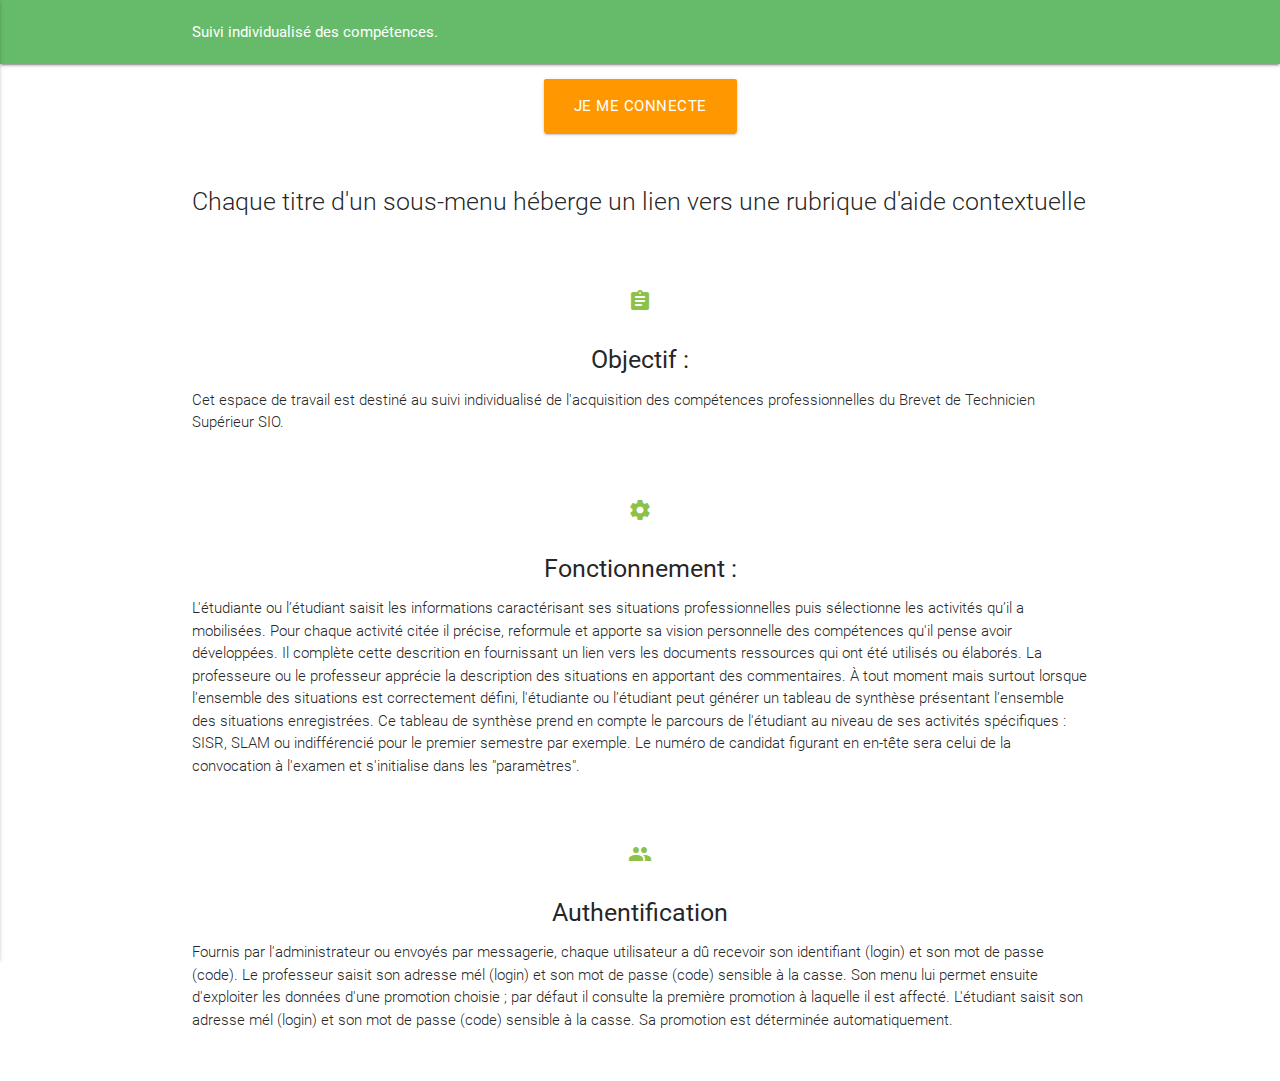
<file: index.html>
<!DOCTYPE html>
<html lang="en">
<head>
  <meta http-equiv="Content-Type" content="text/html; charset=UTF-8"/>
  <meta name="viewport" content="width=device-width, initial-scale=1, maximum-scale=1.0"/>
  <title>Suivi individualisé des compétences</title>

  <!-- CSS  -->
  <link href="https://fonts.googleapis.com/icon?family=Material+Icons" rel="stylesheet">
  <link href="./css/materialize.min.css" type="text/css" rel="stylesheet" media="screen,projection"/>
  <link href="./css/style.css" type="text/css" rel="stylesheet" media="screen,projection"/>
</head>
<body>
<header>
  <nav class="green lighten-1" role="navigation">
    <div class="nav-wrapper container"><a id="logo-container" href="#" class="center">Suivi individualisé des compétences.</a>
      <ul id="nav-mobile" class="side-nav">
        <li><a href="#" data-activates="slide-out">Se connecter :</a></li>
          <form action="espace_etudiant.html">
          <div class="row center">
            <div class="input-field inline">
              <li><input type="email" id="email" name="email" class="validate light-blue-text" placeholder="Email">
              </div>
              <div class="input-field inline">
              <li><input type="password" id="password" name="password" class="valide light-blue-text" placeholder="Password"></li>
              </div>
              <li><input type="submit" class="btn wawes-effect waves-light green center"></li>
          </div>
        </form>
      </ul>
    </div>
  </nav>
  </header>
  <main>
  <div class="section no-pad-bot" id="index-banner">
    <div class="container">
      <div class="row center">
        <a href="#" class="button-collapse btn-large waves-effect waves-light orange" data-activates="nav-mobile">Je me connecte</a>
      </div>
      <br />
      <h5 class="header col s12 light">Chaque titre d'un sous-menu héberge un lien vers une rubrique d'aide contextuelle</h5>
    </div>
  </div>

  <div class="container">
    <section class="section">
      <!-- Icon Section -->
      <div class="row">
        <div class="col s12">
          <div class="icon-block">
            <h2 class="center light-green-text"><i class="material-icons">assignment</i></h2>
            <h5 class="center">Objectif :</h5>
            <p class="light">Cet espace de travail est destiné au suivi individualisé de l'acquisition des compétences professionnelles du Brevet de Technicien Supérieur SIO.</p>
          </div>
        </div>

        <div class="col s12">
          <div class="icon-block">
            <h2 class="center light-green-text"><i class="material-icons">settings</i></h2>
            <h5 class="center">Fonctionnement :</h5>
            <p class="light">L'étudiante ou l’étudiant saisit les informations caractérisant ses situations professionnelles puis sélectionne les activités qu’il a mobilisées. Pour chaque activité citée il précise, reformule et apporte sa vision personnelle des compétences qu'il pense avoir développées. Il complète cette descrition en fournissant un lien vers les documents ressources qui ont été utilisés ou élaborés.
            La professeure ou le professeur apprécie la description des situations en apportant des commentaires.
            À tout moment mais surtout lorsque l’ensemble des situations est correctement défini, l'étudiante ou l’étudiant peut générer un tableau de synthèse présentant l’ensemble des situations enregistrées. Ce tableau de synthèse prend en compte le parcours de l'étudiant au niveau de ses activités spécifiques : SISR, SLAM ou indifférencié pour le premier semestre par exemple. Le numéro de candidat figurant en en-tête sera celui de la convocation à l'examen et s'initialise dans les "paramètres".</p>
          </div>
        </div>
           <div class="col s12">
            <div class="icon-block">
              <h2 class="center light-green-text"><i class="material-icons">group</i></h2>
              <h5 class="center">Authentification</h5>

              <p class="light">Fournis par l'administrateur ou envoyés par messagerie, chaque utilisateur a dû recevoir son identifiant (login) et son mot de passe (code).
              Le professeur saisit son adresse mél (login) et son mot de passe (code) sensible à la casse. Son menu lui permet ensuite d'exploiter les données d'une promotion choisie ; par défaut il consulte la première promotion à laquelle il est affecté.

              L'étudiant saisit son adresse mél (login) et son mot de passe (code) sensible à la casse. Sa promotion est déterminée automatiquement.</p>
            </div>
          </div>
        </div>
      </div>
    </section>
</main>
</div>
<script src="./js/jquery-3.2.1.min.js"></script>
<script src="./js/materialize.min.js"></script>
<script src="./js/app.js"></script>
</body>
</html>
</file>
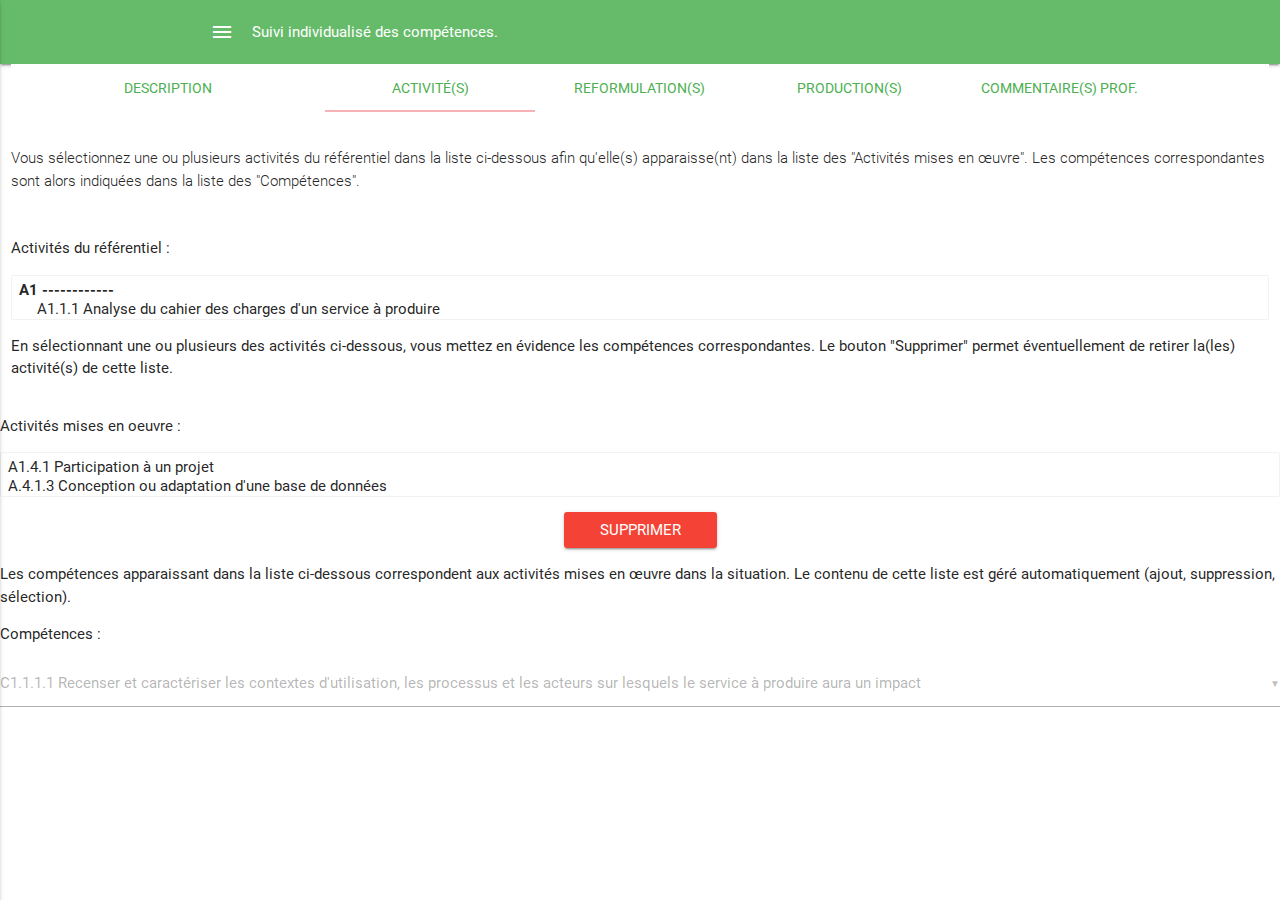
<file: activite.html>
<!DOCTYPE html>
<html lang="en">
<head>
  <meta http-equiv="Content-Type" content="text/html; charset=UTF-8"/>
  <meta name="viewport" content="width=device-width, initial-scale=1, maximum-scale=1.0"/>
  <title>Suivi individualisé des compétences</title>

  <!-- CSS  -->
  <link href="https://fonts.googleapis.com/icon?family=Material+Icons" rel="stylesheet">
  <link href="css/materialize.min.css" type="text/css" rel="stylesheet" media="screen,projection"/>
  <link href="css/style.css" type="text/css" rel="stylesheet" media="screen,projection"/>
</head>
<body>
<header>
  <nav class="green lighten-1" role="navigation">
    <div class="nav-wrapper container"><a id="logo-container" href="#" class="center">Suivi individualisé des compétences.</a>
      <ul id="nav-mobile" class="side-nav">
      <li><a href="espace_etudiant.html" class="waves-effect waves-blue"><i class="green-text material-icons">home</i>Espace Etudiant</a></li>
      <li><div class="divider"></a></li>
      <li><a href="aide.html#situation" class="waves-effect waves-blue"><i class="green-text material-icons">help</i>Situation professionnelle</a></li>
      <li class="active light-green"><a href="nouvelle_situation.html" class="waves-effect waves-teal">Nouvelle situation</a></li>
      <li><a href="gestion_situation.html" class="waves-effect waves-teal">Gestion situations</a></li>
      <li><div class="divider"></a></li>
      <li><a href="aide.html#synthese" class="waves-effect waves-blue"><i class="green-text material-icons">help</i>Synthèse</a></li>
      <li><a href="bilan_individuel.html" class="waves-effect waves-teal">Bilan individuel</a></li>
      <li><a href="#" class="waves-effect waves-teal">Tableau de synthèse</a></li>
      <li><div class="divider"></a></li>
      <li><a href="aide.html#divers" class="waves-effect waves-blue"><i class="green-text material-icons">help</i>Divers</a></li>
      <li><a href="sauvegarde.html" class="waves-effect waves-teal">Sauvegarde</a></li>
      <li><a href="parametre.html" class="waves-effect waves-teal">Paramètres</a></li>
      <li><a href="#" class="waves-effect waves-teal"><i class="green-text material-icons">feedback</i>Contact administrateur</a></li>
      </ul>
      <a href="#" data-activates="nav-mobile" class="button-collapse show-on-large"><i class="material-icons">menu</i></a>
    </div>
  </nav>
</header>
<main>
  <div class="row">
    <div class="col s12">
        <ul class="tabs">
          <li class="tab col s3 green-text lighten-1"><a class="green-text lighten-1" target="_self" href="nouvelle_situation.html">Description</a></li>
          <li class="tab col s2"><a class="active green-text lighten-1" target="_self" href="activite.html">Activité(s)</a></li>
          <li class="tab col s2"><a class="green-text lighten-1" target="_self" href="reformulation.html">Reformulation(s)</a></li>
          <li class="tab col s2"><a class="green-text lighten-1" target="_self" href="production.html">Production(s)</a></li>
          <li class="tab col s2"><a class="green-text lighten-1" target="_self" href="commentaire.html">Commentaire(s) prof.</a></li>
        </ul>
      </div>
</div>
    <div class="row">
      <div class="col s12">
          <p class="light">Vous sélectionnez une ou plusieurs activités du référentiel dans la liste ci-dessous afin qu'elle(s) apparaisse(nt) dans la liste des "Activités mises en œuvre". Les compétences correspondantes sont alors indiquées dans la liste des "Compétences".</p>
      </div>
      <div class="input-field col s12">
      <p>Activités du référentiel :</p>
        <select multiple name="multiple" id="multiple" class="browser-default">
          <optgroup label="A1 ------------">
          <option value="1">A1.1.1 Analyse du cahier des charges d'un service à produire</option><option value="2">A1.1.2 Étude de l'impact de l'intégration d'un service sur le système informatique</option><option value="3">A1.1.3 Étude des exigences liées à la qualité attendue d'un service</option><option value="4">A1.2.1 Élaboration et présentation d'un dossier de choix de solution technique</option><option value="5">A1.2.2 Rédaction des spécifications techniques de la solution retenue (adaptation d'une solutio...</option><option value="6">A1.2.3 Évaluation des risques liés à l'utilisation d'un service</option><option value="7">A1.2.4 Détermination des tests nécessaires à la validation d'un service</option><option value="8">A1.2.5 Définition des niveaux d'habilitation associés à un service</option><option value="9">A1.3.1 Test d'intégration et d'acceptation d'un service</option><option value="10">A1.3.2 Définition des éléments nécessaires à la continuité d'un service</option><option value="11">A1.3.3 Accompagnement de la mise en place d'un nouveau service</option><option value="12">A1.3.4 Déploiement d'un service</option><option value="13">A1.4.1 Participation à un projet</option><option value="14">A1.4.2 Évaluation des indicateurs de suivi d'un projet et justification des écarts</option><option value="15">A1.4.3 Gestion des ressources</option>
          </optgroup>
          <optgroup label="A2 ------------">
            <option value="17">A2.1.2 Évaluation et maintien de la qualité d'un service</option><option value="18">A2.2.1 Suivi et résolution d'incidents</option><option value="19">A2.2.2 Suivi et réponse à des demandes d'assistance</option><option value="20">A2.2.3 Réponse à une interruption de service</option><option value="21">A2.3.1 Identification, qualification et évaluation d'un problème</option><option value="22">A2.3.2 Proposition d'amélioration d'un service</option>
          </optgroup>
          <optgroup label="A3 ------------"><option value="23">A3.1.1 Proposition d'une solution d'infrastructure</option><option value="24">A3.1.2 Maquettage et prototypage d'une solution d'infrastructure</option><option value="25">A3.1.3 Prise en compte du niveau de sécurité nécessaire à une infrastructure</option><option value="26">A3.2.1 Installation et configuration d'éléments d'infrastructure</option><option value="27">A3.2.2 Remplacement ou mise à jour d'éléments défectueux ou obsolètes</option><option value="28">A3.2.3 Mise à jour de la documentation technique d'une solution d'infrastructure</option><option value="29">A3.3.1 Administration sur site ou à distance des éléments d'un réseau, de serveurs, de servic...</option><option value="30">A3.3.2 Planification des sauvegardes et gestion des restaurations</option><option value="31">A3.3.3 Gestion des identités et des habilitations</option><option value="32">A3.3.4 Automatisation des tâches d'administration</option><option value="33">A3.3.5 Gestion des indicateurs et des fichiers d'activité</option>
          </optgroup>
          <optgroup label="A4 ------------" ><option value="34">A4.1.1 Proposition d'une solution applicative</option><option value="35">A4.1.2 Conception ou adaptation de l'interface utilisateur d'une solution applicative</option><option value="36">A4.1.3 Conception ou adaptation d'une base de données</option><option value="37">A4.1.4 Définition des caractéristiques d'une solution applicative</option><option value="38">A4.1.5 Prototypage de composants logiciels</option><option value="39">A4.1.6 Gestion d'environnements de développement et de test</option><option value="40">A4.1.7 Développement, utilisation ou adaptation de composants logiciels</option><option value="41">A4.1.8 Réalisation des tests nécessaires à la validation d'éléments adaptés ou développés</option><option value="42">A4.1.9 Rédaction d'une documentation technique</option><option value="43">A4.1.10 Rédaction d'une documentation d'utilisation</option><option value="44">A4.2.1 Analyse et correction d'un dysfonctionnement, d'un problème de qualité de service ou de ...</option><option value="45">A4.2.2 Adaptation d'une solution applicative aux évolutions de ses composants</option><option value="46">A4.2.3 Réalisation des tests nécessaires à la mise en production d'éléments mis à jour</option><option value="47">A4.2.4 Mise à jour d'une documentation technique</option>
          </optgroup>
          <optgroup label="A5 ------------"><option value="48">A5.1.1 Mise en place d'une gestion de configuration</option><option value="49">A5.1.2 Recueil d'informations sur une configuration et ses éléments</option><option value="50">A5.1.3 Suivi d'une configuration et de ses éléments</option><option value="51">A5.1.4 Étude de propositions de contrat de service (client, fournisseur)</option><option value="52">A5.1.5 Évaluation d'un élément de configuration ou d'une configuration</option><option value="53">A5.1.6 Évaluation d'un investissement informatique</option><option value="54">A5.2.1 Exploitation des référentiels, normes et standards adoptés par le prestataire informati...</option><option value="55">A5.2.2 Veille technologique</option><option value="56">A5.2.3 Repérage des compléments de formation ou d'auto-formation utiles à l'acquisition de nou...</option><option value="57">A5.2.4 Étude d‘une technologie, d'un composant, d'un outil ou d'une méthode</option></optgroup>
        </select>
        <p>En sélectionnant une ou plusieurs des activités ci-dessous, vous mettez en évidence les compétences correspondantes. Le bouton "Supprimer" permet éventuellement de retirer la(les) activité(s) de cette liste.</p>
      </div>
      </div>
      <div class="input-field col s12">
      <p>Activités mises en oeuvre :</p>
        <select class="browser-default" multiple name="" id="">
          <option value="1">A1.4.1 Participation à un projet</option>
          <option value="2">A.4.1.3 Conception ou adaptation d'une base de données</option>
          <option value="3">A4.1.7 Développement, utilisation ou adaptation de composants</option>
        </select>
        </div>
        <div class="input-field col s12">
            <p class="center-align"><input type="button" value="Supprimer" class="btn waves-effect waves-light red" onclick="enleve();"/></p>
        </div>
        <div class="col s12">
          <p>Les compétences apparaissant dans la liste ci-dessous correspondent aux activités mises en œuvre dans la situation. Le contenu de cette liste est géré automatiquement (ajout, suppression, sélection).</p>
        </div>
        <div class="col s12 l6">
          <p>Compétences :</p>
          <select name="" id="" disabled>
            <option value="">C1.1.1.1 Recenser et caractériser les contextes d'utilisation, les processus et les acteurs sur lesquels le service à produire aura un impact</option>
            <option value="">C1.1.1.2 Identifier les fonctionnalités attendues du service à produire</option>
            <option value="">C1.1.1.3 Préparer sa participation à une réunion</option>
            <option value="">C1.1.2.1 Analyser les interactions entre services</option>
          </select>
        </div>
      </div>
    </div>
</main>
<script src="./js/jquery-3.2.1.min.js"></script>
<script src="./js/materialize.min.js"></script>
<script src="./js/app.js"></script>
</body>
</html>
</file>
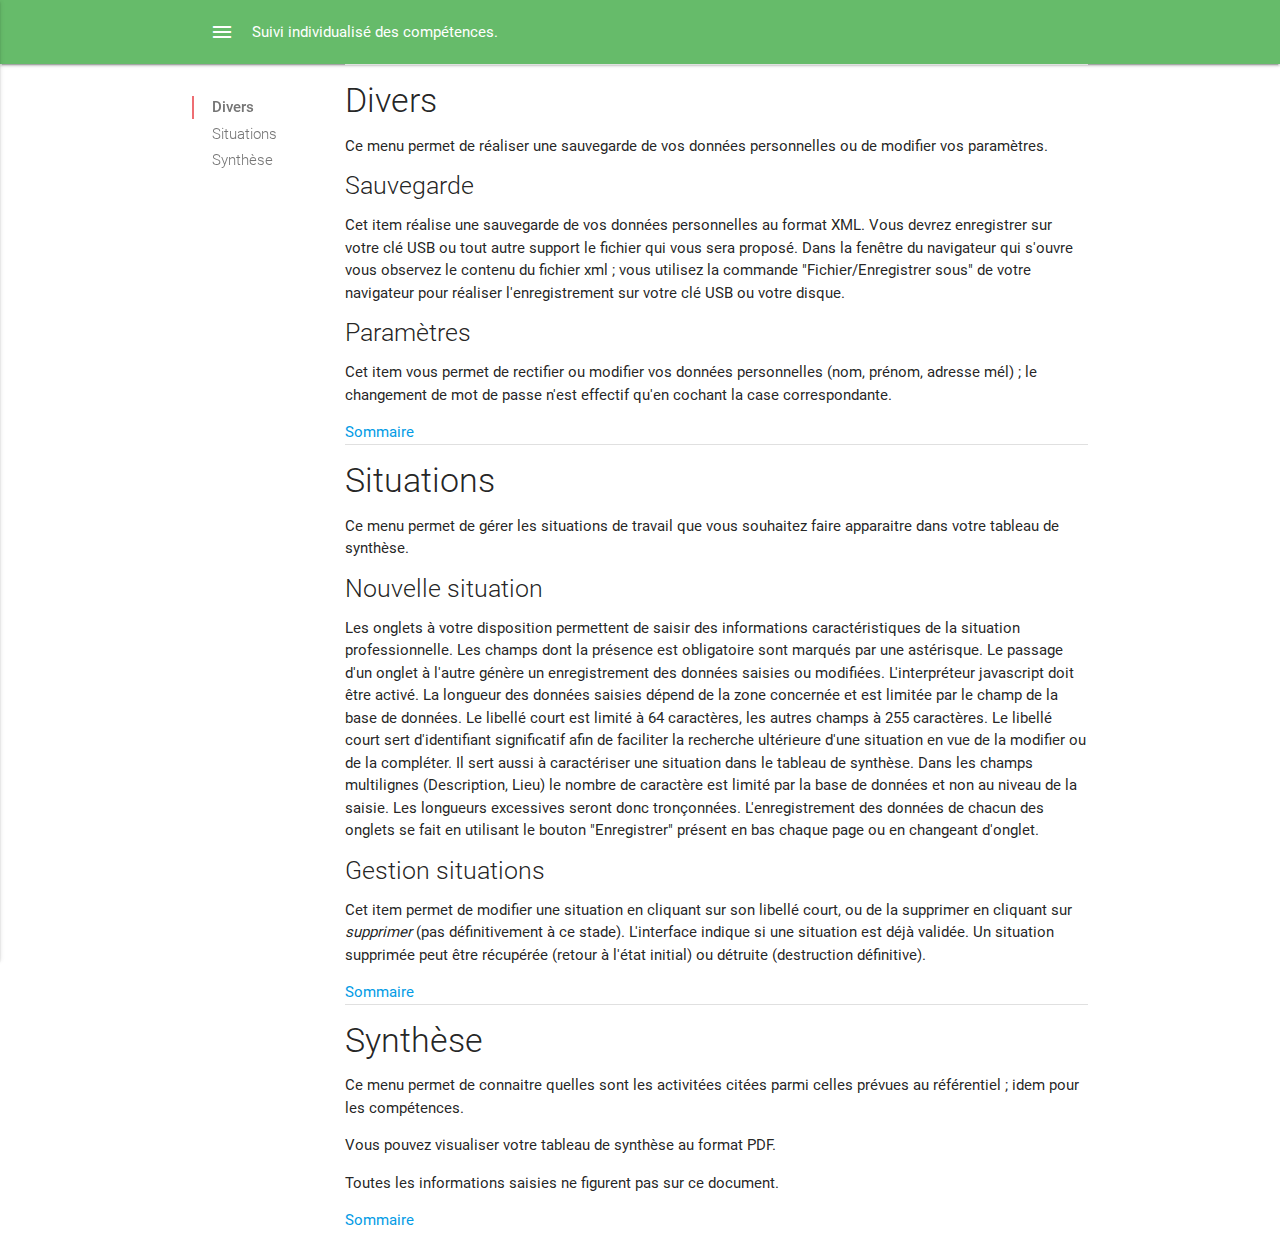
<file: aide.html>
<!DOCTYPE html>
<html lang="fr">
<head>
  <meta http-equiv="Content-Type" content="text/html; charset=UTF-8"/>
  <meta name="viewport" content="width=device-width, initial-scale=1, maximum-scale=1.0"/>
  <title>Suivi individualisé des compétences</title>

  <!-- CSS  -->
  <link href="https://fonts.googleapis.com/icon?family=Material+Icons" rel="stylesheet">
  <link href="css/materialize.min.css" type="text/css" rel="stylesheet" media="screen,projection"/>
  <link href="css/style.css" type="text/css" rel="stylesheet" media="screen,projection"/>
</head>
<body>
<header>
  <nav class="green lighten-1" role="navigation">
    <div class="nav-wrapper container"><a id="logo-container" href="#" class="center">Suivi individualisé des compétences.</a>
      <ul id="nav-mobile" class="side-nav">
      <li><a href="espace_etudiant.html" class="waves-effect waves-blue"><i class="green-text material-icons">home</i>Espace Etudiant</a></li>
      <li><div class="divider"></a></li>
      <!-- SITUATION PROFESSIONELLE -->
      <li><a href="aide.html#situation" class="waves-effect waves-blue"><i class="green-text material-icons">help</i>Situation professionnelle</a></li>
      <li><a href="nouvelle_situation.html" class="waves-effect waves-teal">Nouvelle situation</a></li>
      <li class="active light-green"><a href="gestion_situation.html" class="waves-effect waves-teal">Gestion situations</a></li>
      <li><div class="divider"></a></li>
      <!-- SYNTHESE -->
      <li><a href="aide.html#synthese" class="waves-effect waves-blue"><i class="green-text material-icons">help</i>Synthèse</a></li>
      <li><a href="bilan_individuel.html" class="waves-effect waves-teal">Bilan individuel</a></li>
      <li><a href="" class="waves-effect waves-teal">Tableau de synthèse</a></li>
      <li><div class="divider"></a></li>
      <!-- DIVERS -->
      <li><a href="aide.html#divers" class="waves-effect waves-blue"><i class="green-text material-icons">help</i>Divers</a></li>
      <li><a href="sauvegarde.html" class="waves-effect waves-teal">Sauvegarde</a></li>
      <li><a href="parametre.html" class="waves-effect waves-teal">Paramètres</a></li>
      <li><a href="#" class="waves-effect waves-teal"><i class="green-text material-icons">feedback</i>Contact administrateur</a></li>
      </ul>
      <a href="#" data-activates="nav-mobile" class="button-collapse show-on-large"><i class="material-icons">menu</i></a>
    </div>
  </nav>
</header>
<main>
<div class="container">
  <div class="row">
      <div class="col hide-on-small-only m3 l2">
        <ul class="section table-of-contents fixed">
          <li><a class="active" href="#divers">Divers</a></li>
          <li><a href="#situation">Situations</a></li>
          <li><a href="#synthese">Synthèse</a></li>
        </ul>
        </div>
    <div class="col s12 m9 l10">
        <!-- DIVERS -->
        <div class="divider"></div>
        <h4 class="light" id="divers">Divers</h5>
        <p>Ce menu permet de réaliser une sauvegarde de vos données personnelles ou de modifier vos paramètres.</p>
        <h5 class="light">Sauvegarde</h6>
        <p>Cet item réalise une sauvegarde de vos données personnelles au format XML. Vous devrez enregistrer sur votre clé USB ou tout autre support le fichier qui vous sera proposé. Dans la fenêtre du navigateur qui s'ouvre vous observez le contenu du fichier xml ; vous utilisez la commande "Fichier/Enregistrer sous" de votre navigateur pour réaliser l'enregistrement sur votre clé USB ou votre disque.</p>
        <h5 class="light">Paramètres</h6>
        <p>Cet item vous permet de rectifier ou modifier vos données personnelles (nom, prénom, adresse mél) ; le changement de mot de passe n'est effectif qu'en cochant la case correspondante.</p>
        <a href="aide.html#sommaire">Sommaire</a>
        <div class="divider"></div>
        <!-- SITUATIONS -->
        <h4 class="light" id="situation">Situations</h5>
        <p>Ce menu permet de gérer les situations de travail que vous souhaitez faire apparaitre dans votre tableau de synthèse.</p>
        <h5 class="light">Nouvelle situation</h6>
        <p>Les onglets à votre disposition permettent de saisir des informations caractéristiques de la situation professionnelle. Les champs dont la présence est obligatoire sont marqués par une astérisque.
        Le passage d'un onglet à l'autre génère un enregistrement des données saisies ou modifiées. L'interpréteur javascript doit être activé.
        La longueur des données saisies dépend de la zone concernée et est limitée par le champ de la base de données. Le libellé court est limité à 64 caractères, les autres champs à 255 caractères.
        Le libellé court sert d'identifiant significatif afin de faciliter la recherche ultérieure d'une situation en vue de la modifier ou de la compléter. Il sert aussi à caractériser une situation dans le tableau de synthèse.
        Dans les champs multilignes (Description, Lieu) le nombre de caractère est limité par la base de données et non au niveau de la saisie. Les longueurs excessives seront donc tronçonnées.
        L'enregistrement des données de chacun des onglets se fait en utilisant le bouton "Enregistrer" présent en bas chaque page ou en changeant d'onglet.</p>
        <h5 class="light">Gestion situations</h6>
        <p>Cet item permet de modifier une situation en cliquant sur son libellé court, ou de la supprimer en cliquant sur <em>supprimer</em> (pas définitivement à ce stade). L'interface indique si une situation est déjà validée. Un situation supprimée peut être récupérée (retour à l'état initial) ou détruite (destruction définitive).</p>
        <a href="aide.html#sommaire">Sommaire</a>
        <!-- SYNTHESE -->
        <div class="divider"></div>
        <h4 class="light" id="synthese">Synthèse</h5>
        <p>Ce menu permet de connaitre quelles sont les activitées citées parmi celles prévues au référentiel ; idem pour les compétences.</p>
        <p>Vous pouvez visualiser votre tableau de synthèse au format PDF.</p>
        <p>Toutes les informations saisies ne figurent pas sur ce document.</p>
        <a href="aide.html#sommaire">Sommaire</a>
    </div>
  </div>
</div>
  
</main>
  <script src="./js/jquery-3.2.1.min.js"></script>
  <script src="./js/materialize.min.js"></script>
  <script src="./js/app.js"></script>
</body>
</html>
</file>
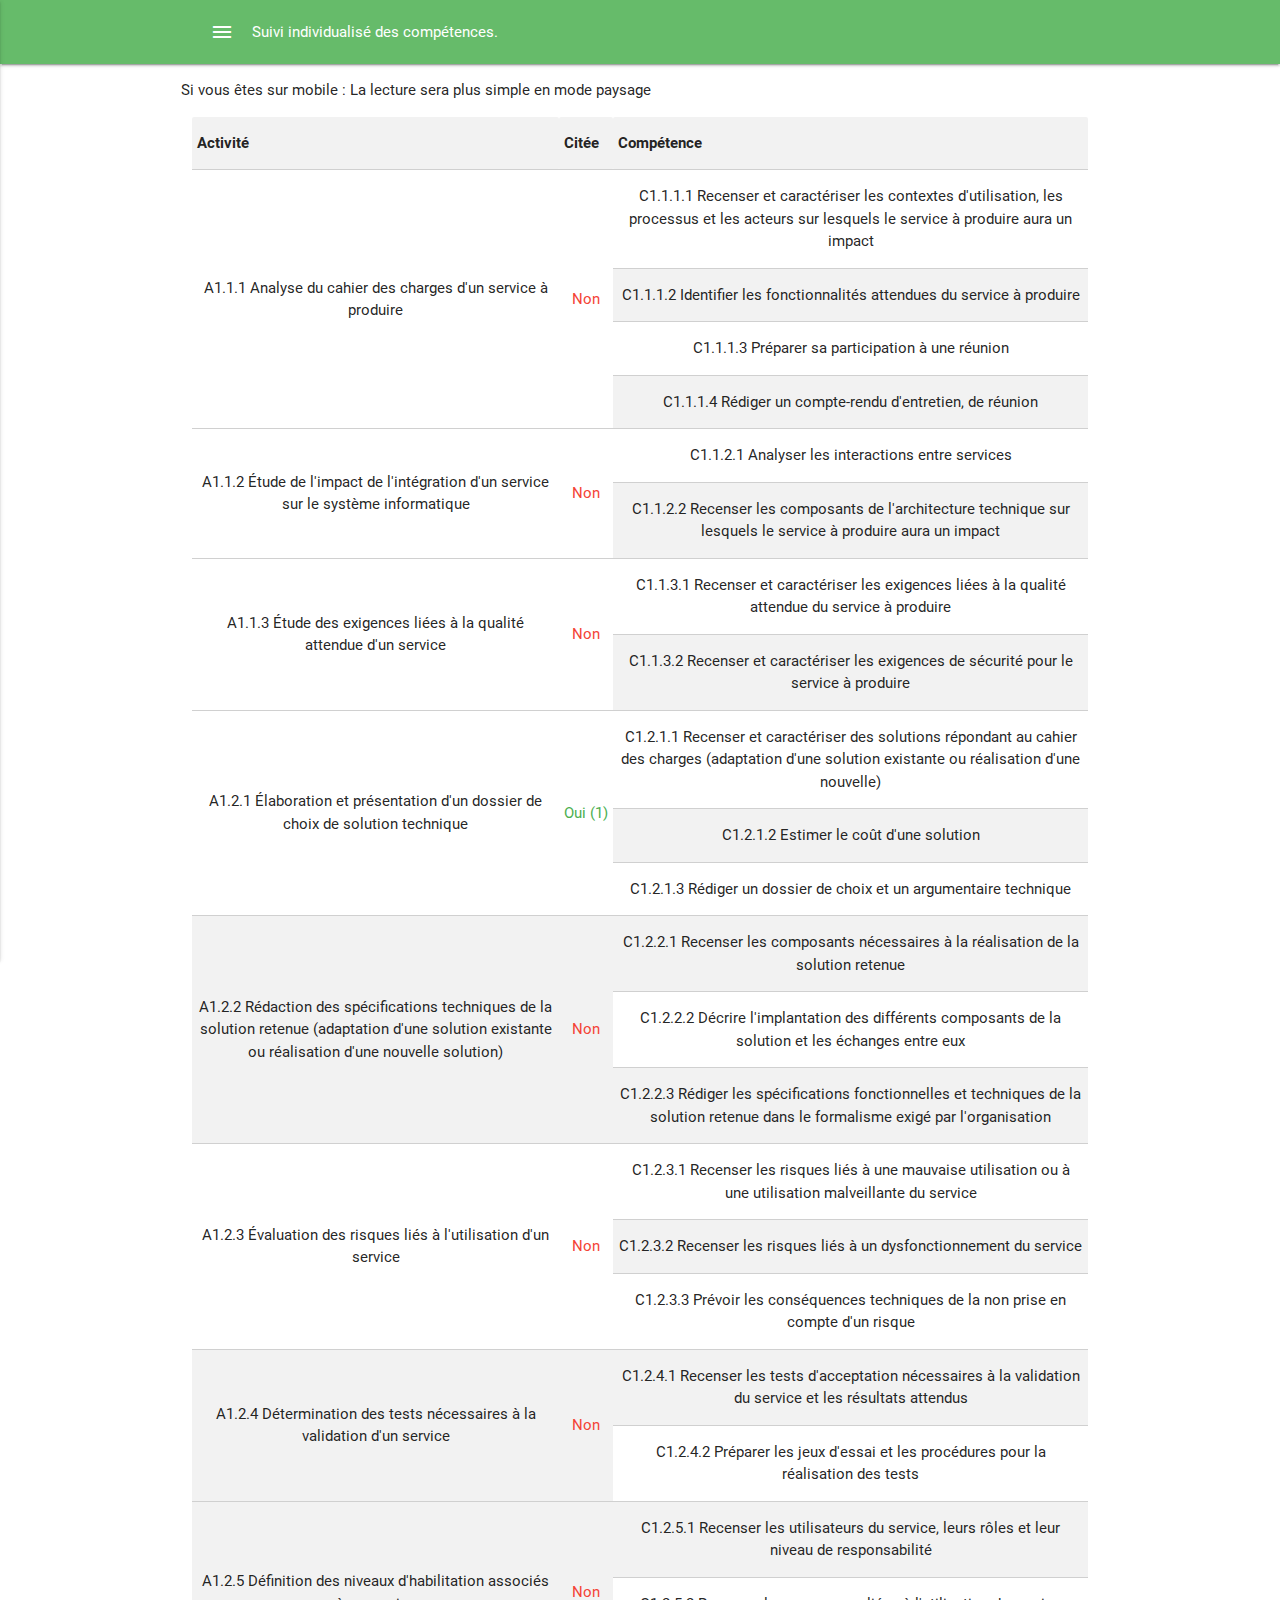
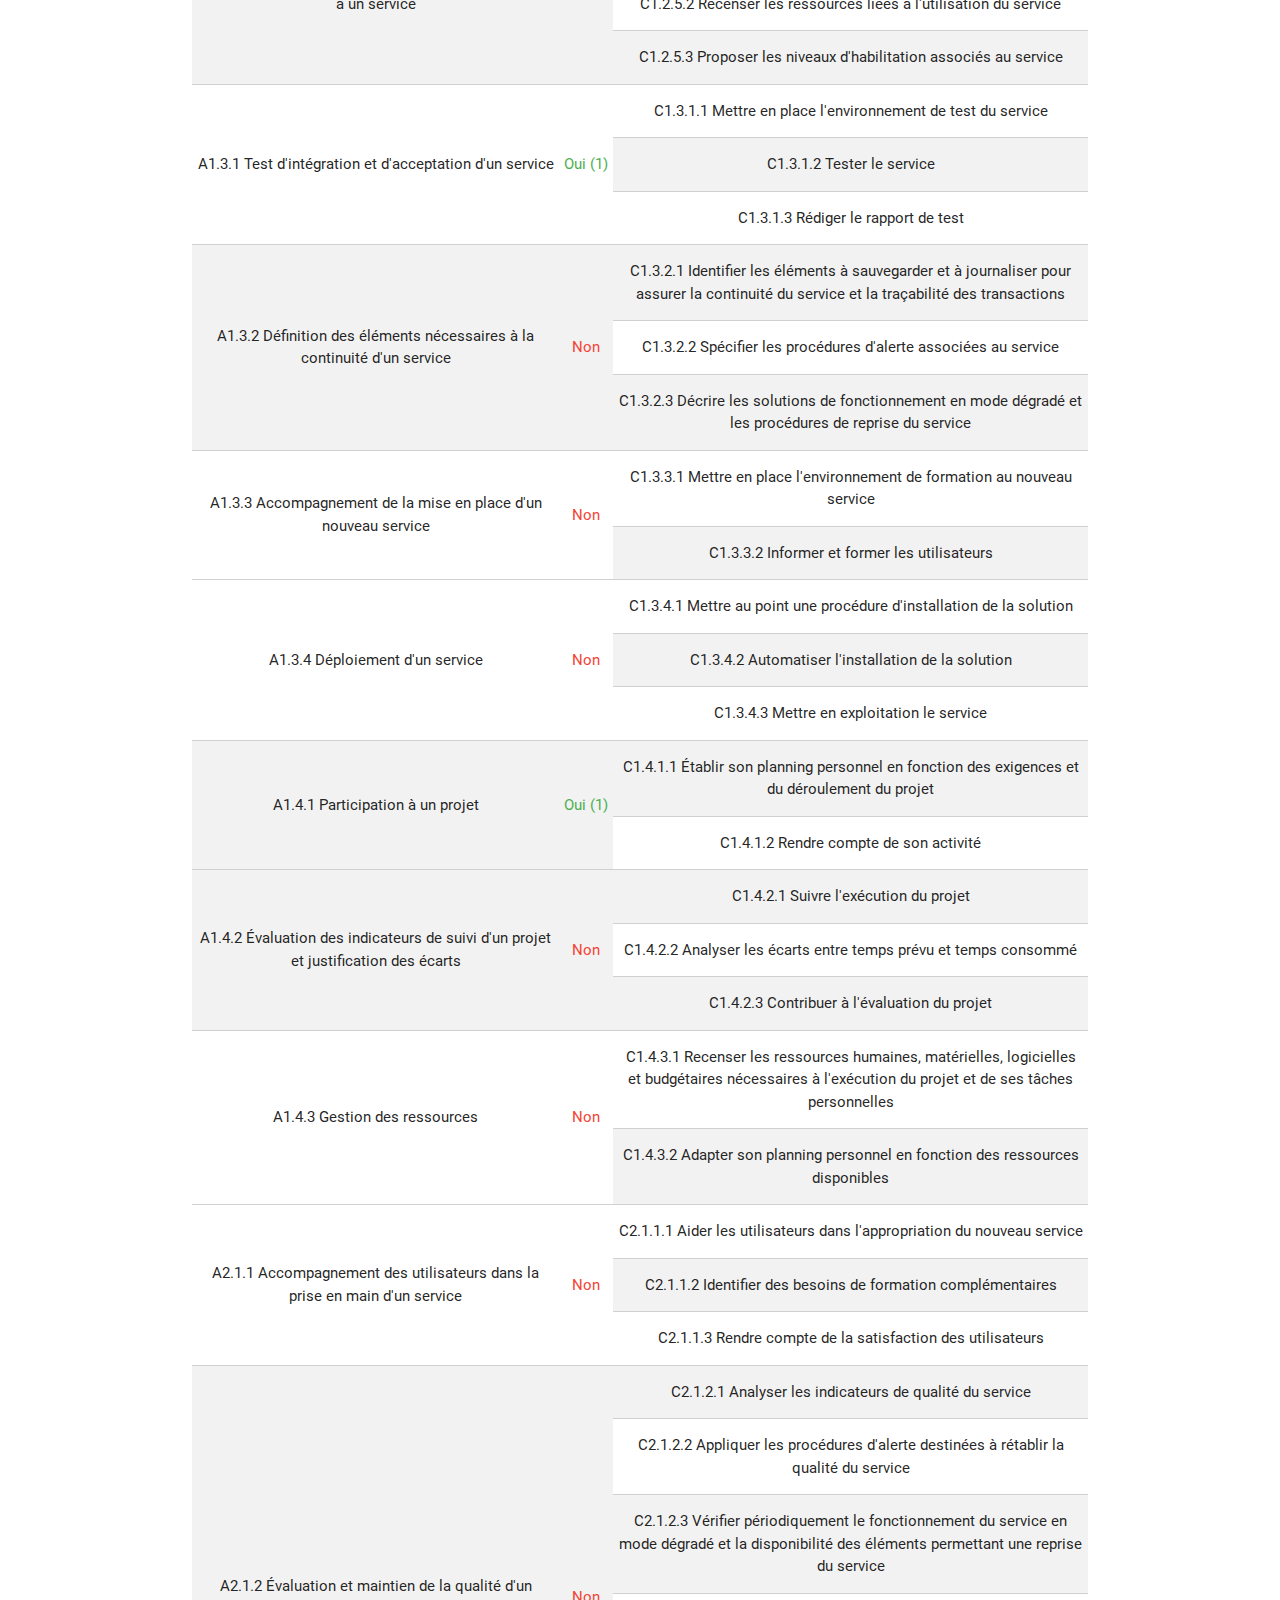
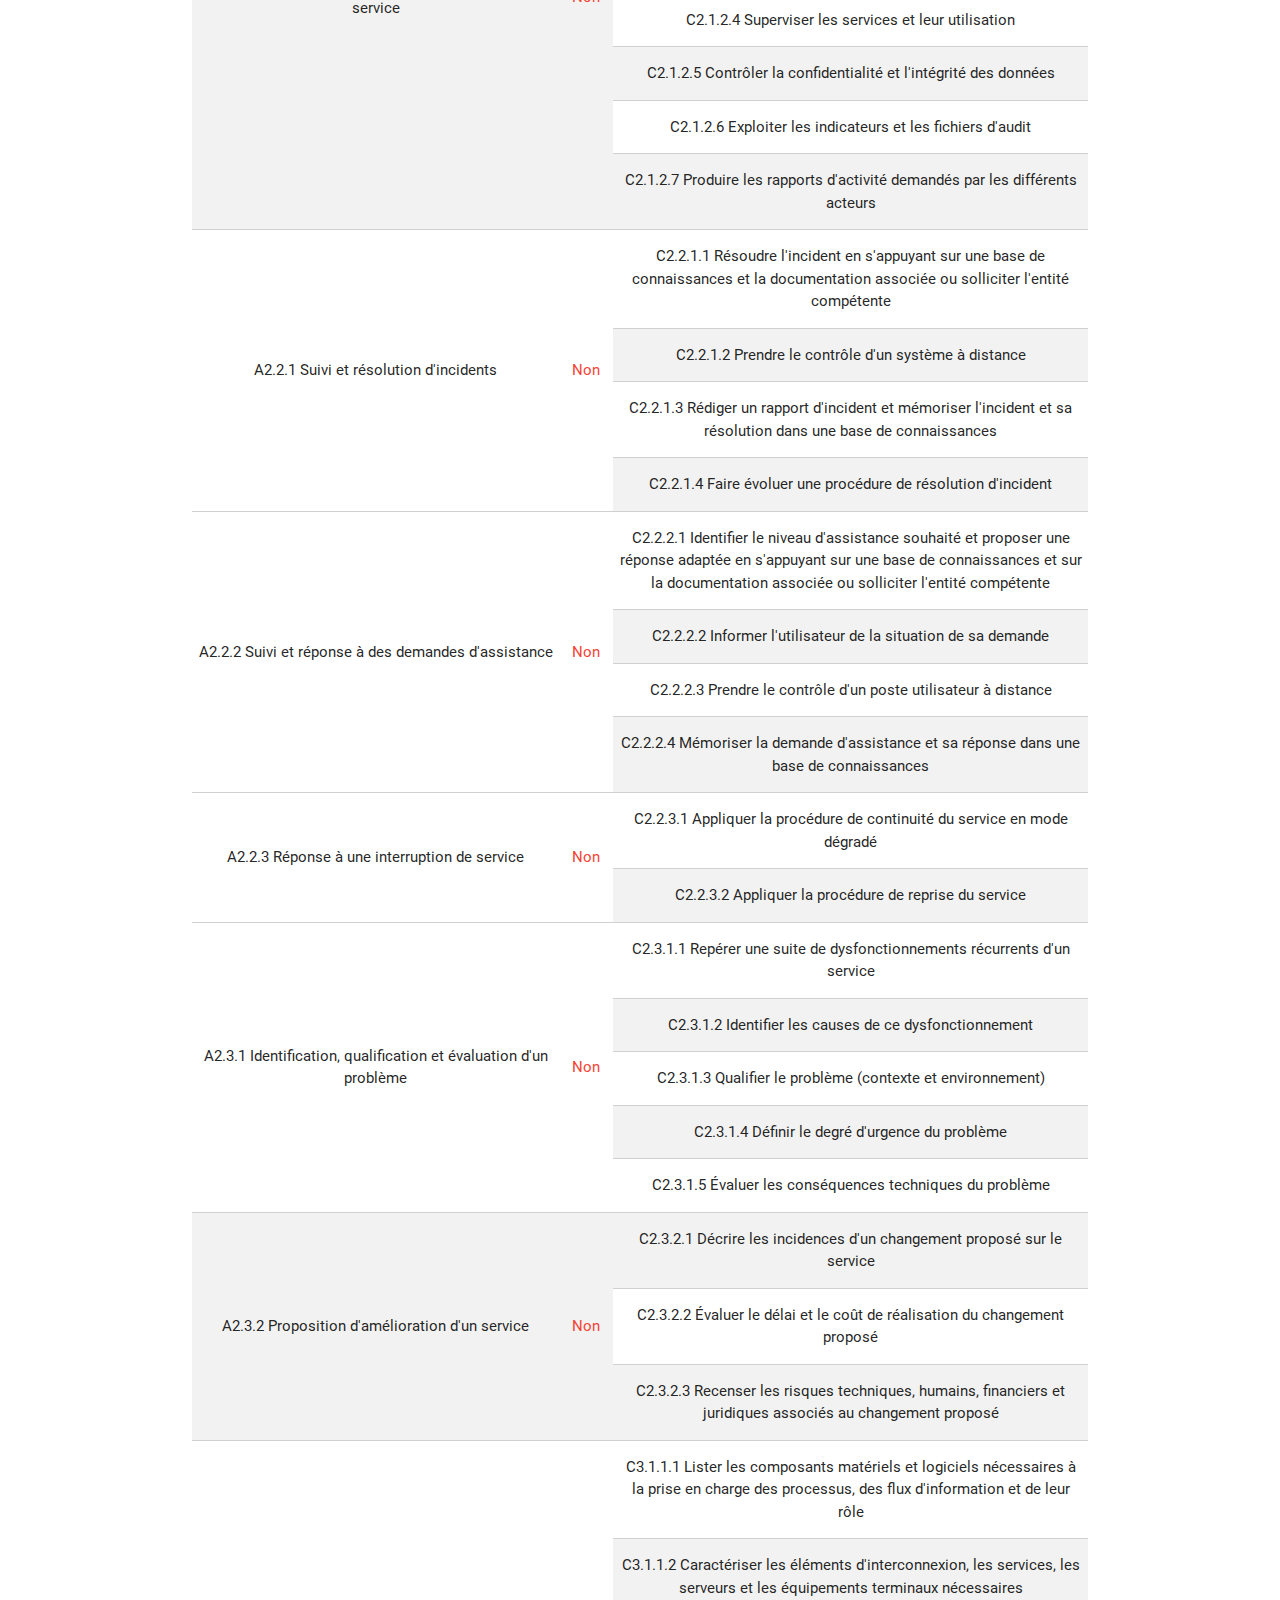
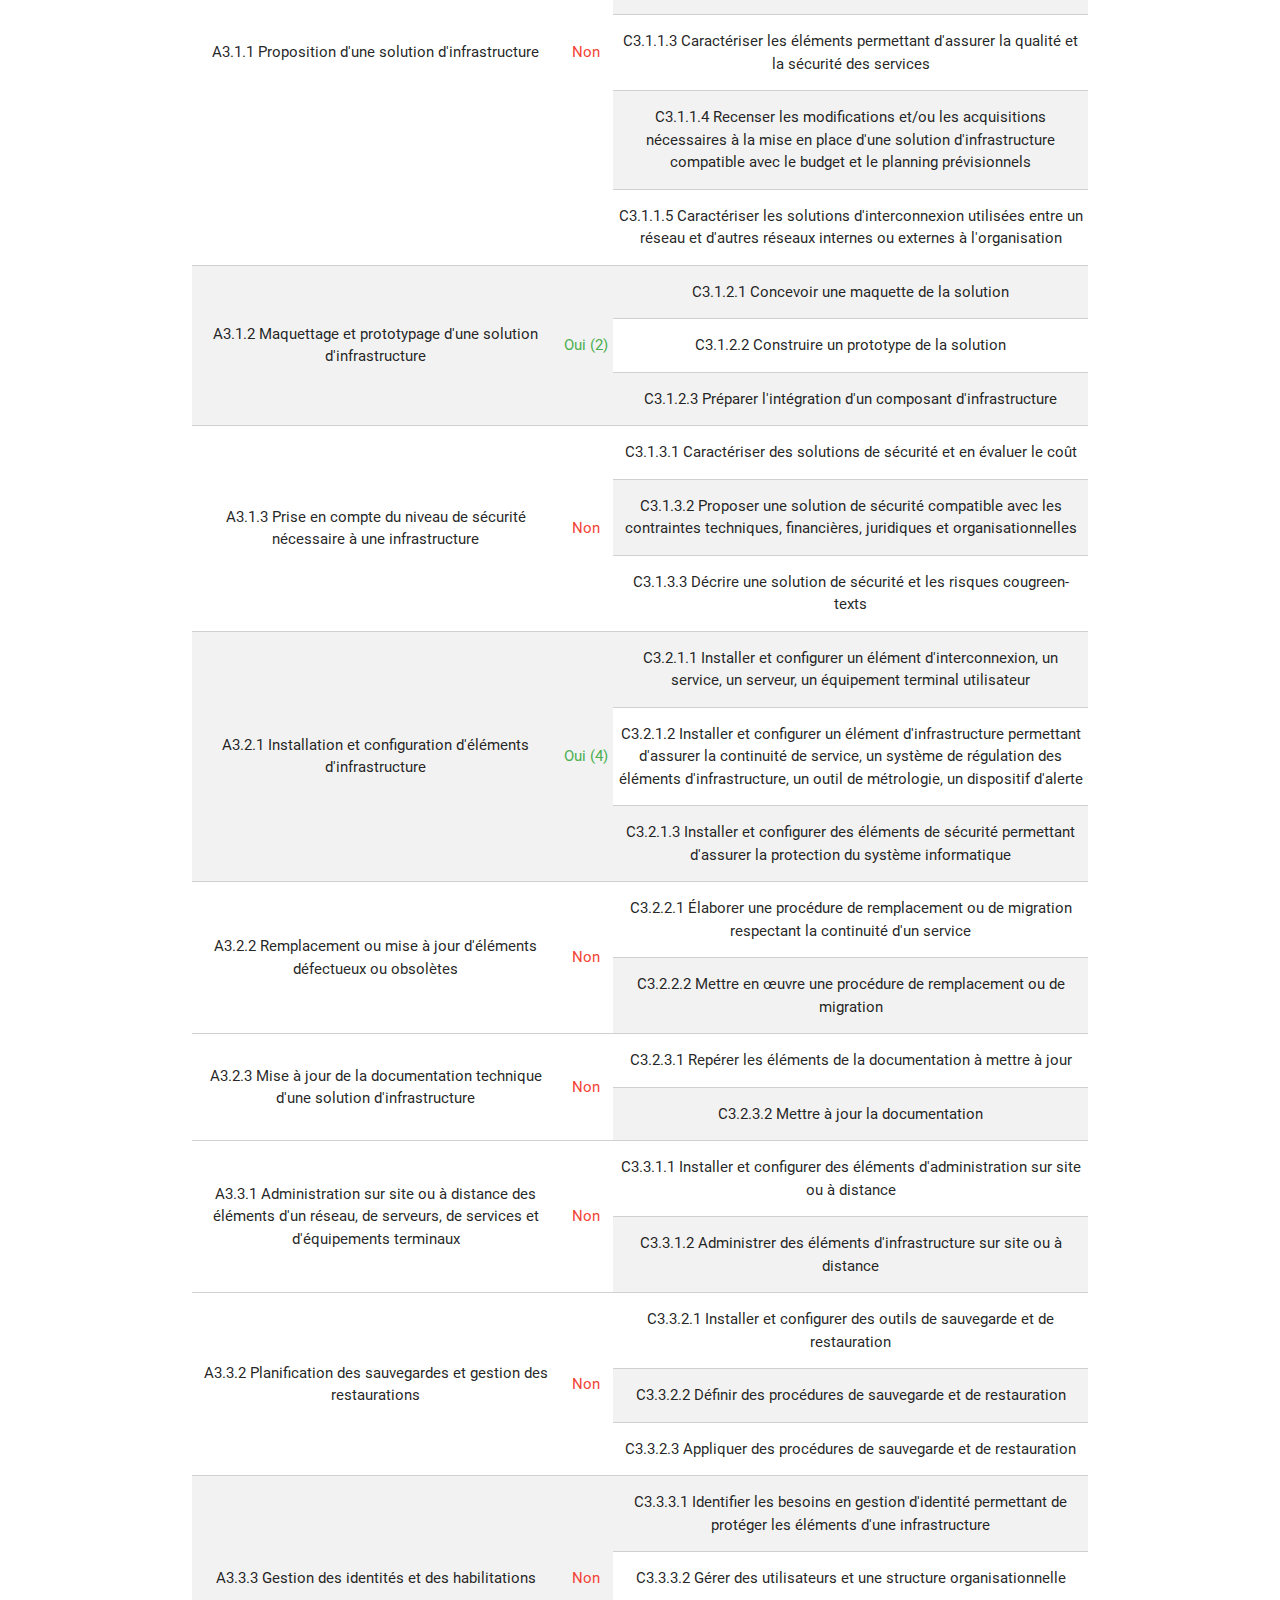
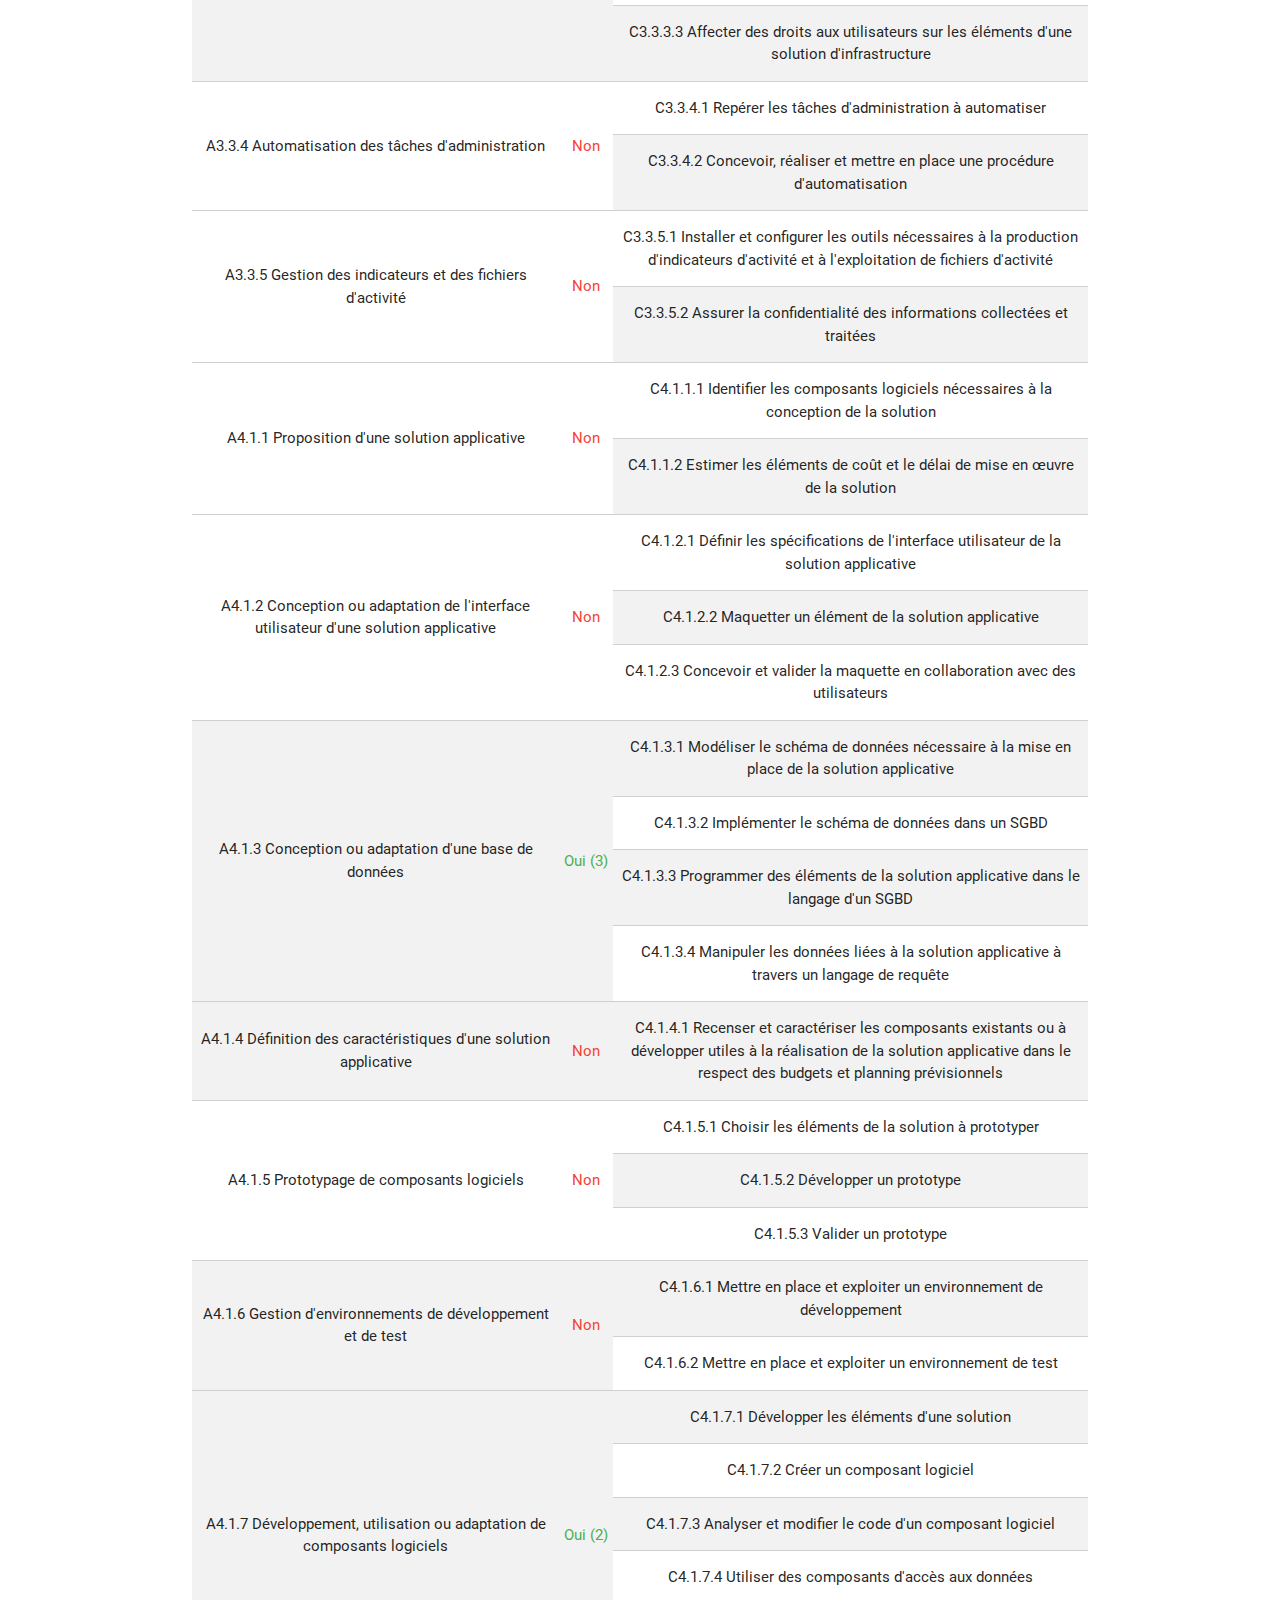
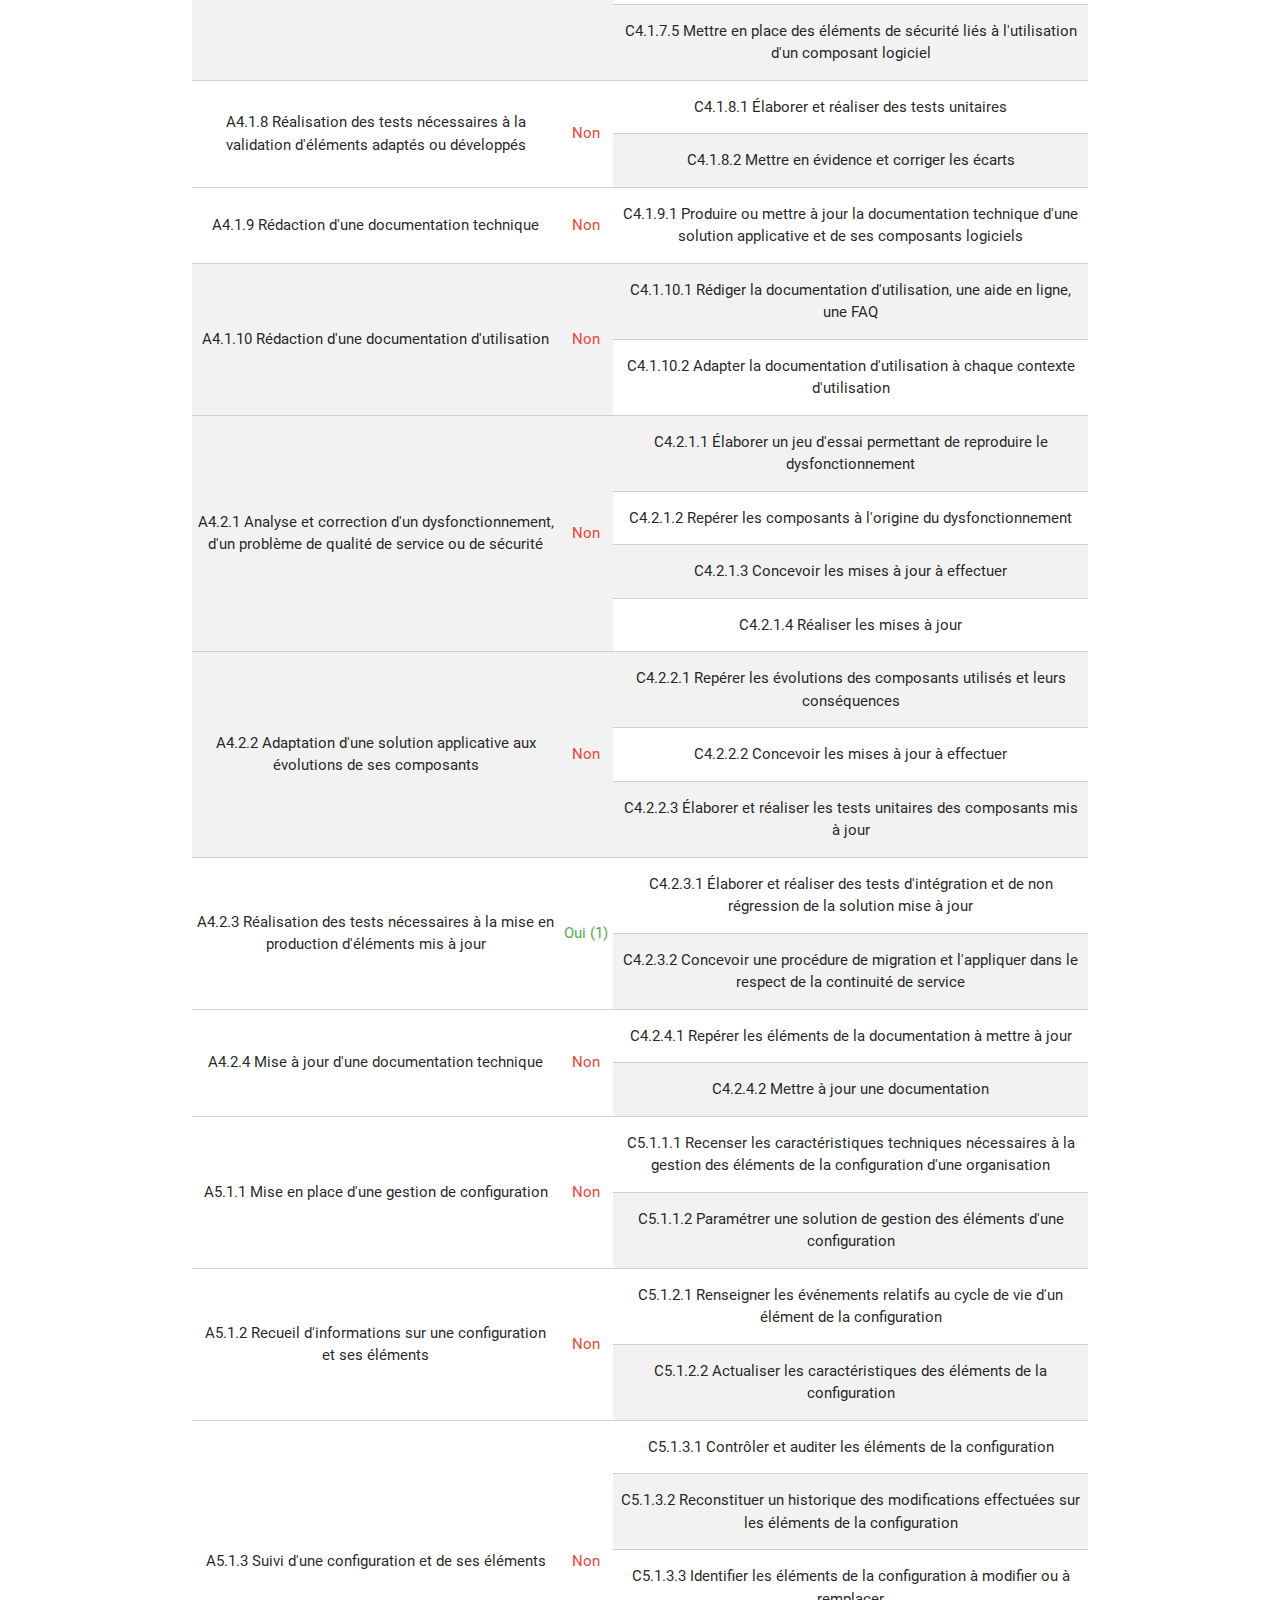
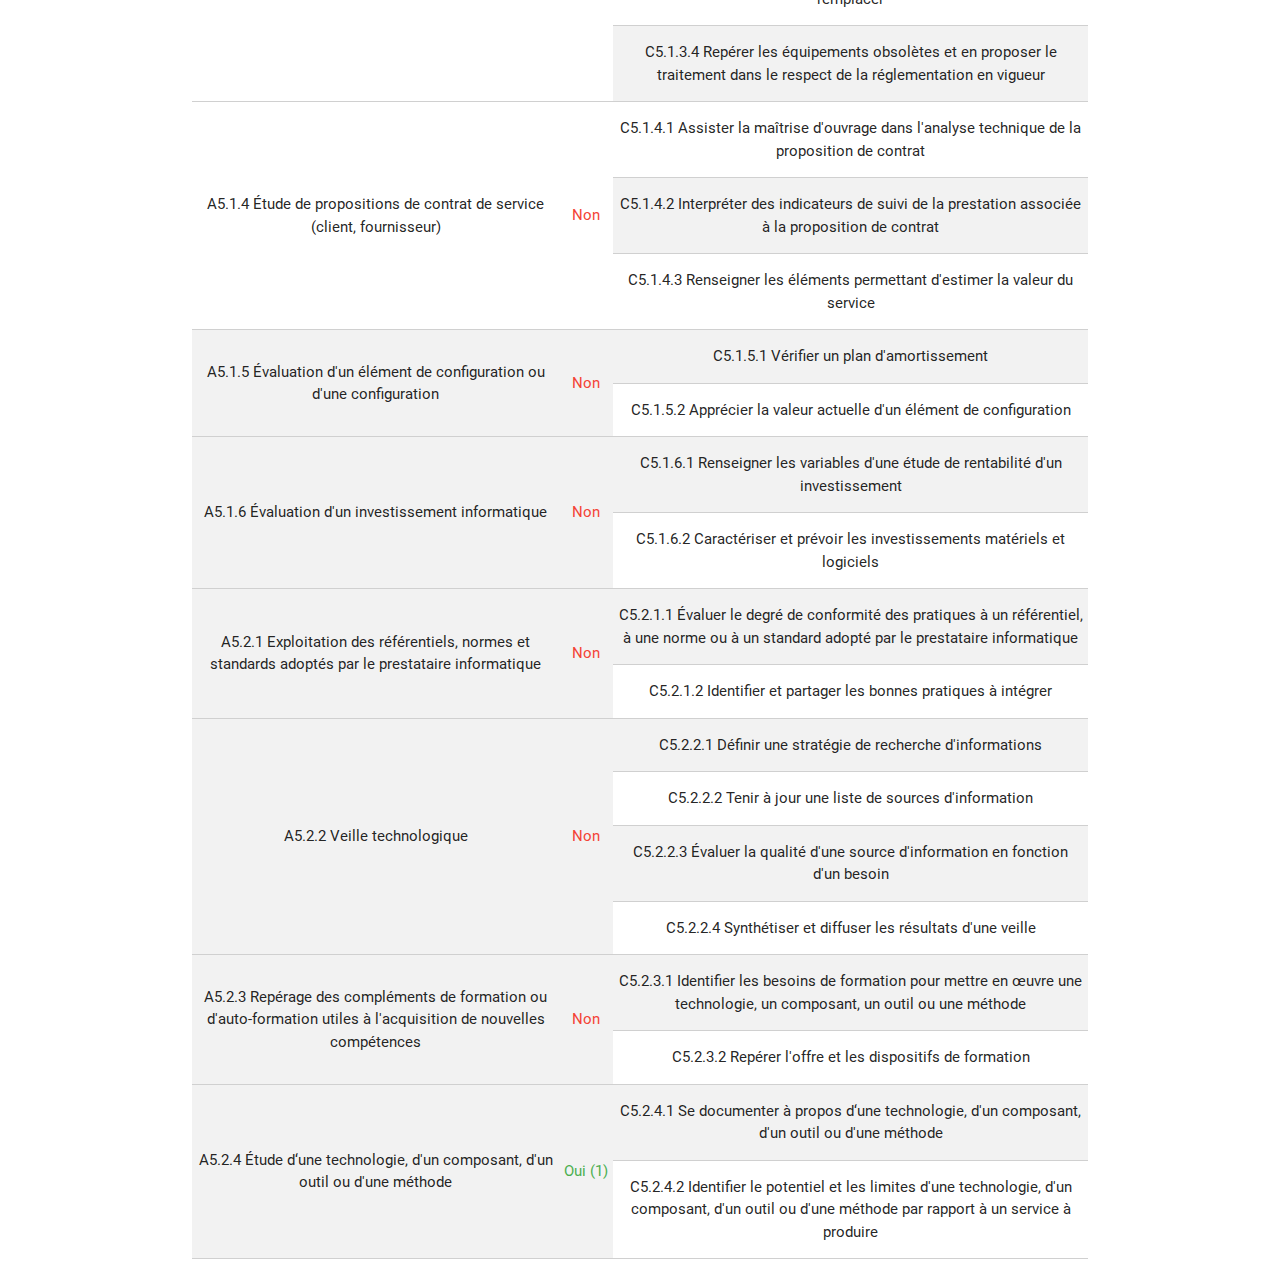
<file: bilan_individuel.html>
<!DOCTYPE html>
<html lang="fr">
<head>
  <meta http-equiv="Content-Type" content="text/html; charset=UTF-8"/>
  <meta name="viewport" content="width=device-width, initial-scale=1, maximum-scale=1.0"/>
  <title>Suivi individualisé des compétences</title>

  <!-- CSS  -->
  <link href="https://fonts.googleapis.com/icon?family=Material+Icons" rel="stylesheet">
  <link href="css/materialize.min.css" type="text/css" rel="stylesheet" media="screen,projection"/>
  <link href="css/style.css" type="text/css" rel="stylesheet" media="screen,projection"/>
</head>
<body>
<header>
  <nav class="green lighten-1" role="navigation">
    <div class="nav-wrapper container"><a id="logo-container" href="#" class="center">Suivi individualisé des compétences.</a>
      <ul id="nav-mobile" class="side-nav">
      <li><a href="espace_etudiant.html" class="waves-effect waves-blue"><i class="green-text material-icons">home</i>Espace Etudiant</a></li>
      <li><div class="divider"></a></li>
      <!-- SITUATION PROFESSIONELLE -->
      <li><a href="aide.html#situation" class="waves-effect waves-blue"><i class="green-text material-icons">help</i>Situation professionnelle</a></li>
      <li><a href="nouvelle_situation.html" class="waves-effect waves-teal">Nouvelle situation</a></li>
      <li><a href="gestion_situation.html" class="waves-effect waves-teal">Gestion situations</a></li>
      <li><div class="divider"></a></li>
      <!-- SYNTHESE -->
      <li><a href="aide.html#synthese" class="waves-effect waves-blue"><i class="green-text material-icons">help</i>Synthèse</a></li>
      <li class="active light-green"><a href="bilan_individuel.html" class="waves-effect waves-teal">Bilan individuel</a></li>
      <li><a href="" class="waves-effect waves-teal">Tableau de synthèse</a></li>
      <li><div class="divider"></a></li>
      <!-- DIVERS -->
      <li><a href="aide.html#divers" class="waves-effect waves-blue"><i class="green-text material-icons">help</i>Divers</a></li>
      <li><a href="sauvegarde.html" class="waves-effect waves-teal">Sauvegarde</a></li>
      <li><a href="parametre.html" class="waves-effect waves-teal">Paramètres</a></li>
      <li><a href="#" class="waves-effect waves-teal"><i class="green-text material-icons">feedback</i>Contact administrateur</a></li>
      </ul>
      <a href="#" data-activates="nav-mobile" class="button-collapse show-on-large"><i class="material-icons">menu</i></a>
    </div>
  </nav>
</header>
<main>
<div class="container">
  <div class="row">
  <p>Si vous êtes sur mobile : La lecture sera plus simple en mode paysage</p>
    <div class="col s12">
      <table class="centered striped bordered">
        <tr>
        <th>Activit&eacute;</th>
        <th>Cit&eacute;e</th>
        <th>Comp&eacute;tence</th>
        </tr>
        <tr><td rowspan="4">
        <div>A1.1.1 Analyse du cahier des charges d'un service à produire</div>
        </td><td rowspan="4">
        <div class="red-text">Non</div>
        </td><td>C1.1.1.1 Recenser et caractériser les contextes d'utilisation, les processus et les acteurs sur lesquels le service à produire aura un impact</td>
        </tr>
        <tr>
        <td>C1.1.1.2 Identifier les fonctionnalités attendues du service à produire</td>
        </tr><tr><td>C1.1.1.3 Préparer sa participation à une réunion</td></tr><tr><td>C1.1.1.4 Rédiger un compte-rendu d'entretien, de réunion</td></tr><tr><td rowspan="2"><div>A1.1.2 Étude de l'impact de l'intégration d'un service sur le système informatique</div></td><td rowspan="2"><div class="red-text">Non</div></td><td>C1.1.2.1 Analyser les interactions entre services</td></tr><tr><td>C1.1.2.2 Recenser les composants de l'architecture technique sur lesquels le service à produire aura un impact</td></tr><tr><td rowspan="2"><div>A1.1.3 Étude des exigences liées à la qualité attendue d'un service</div></td><td rowspan="2"><div class="red-text">Non</div></td><td>C1.1.3.1 Recenser et caractériser les exigences liées à la qualité attendue du service à produire</td></tr><tr><td>C1.1.3.2 Recenser et caractériser les exigences de sécurité pour le service à produire</td></tr><tr><td rowspan="3"><div>A1.2.1 Élaboration et présentation d'un dossier de choix de solution technique</div></td><td rowspan="3"><div class="green-text">Oui&nbsp;(1)</div></td><td>C1.2.1.1 Recenser et caractériser des solutions répondant au cahier des charges (adaptation d'une solution existante ou réalisation d'une nouvelle)</td></tr><tr><td>C1.2.1.2 Estimer le coût d'une solution</td></tr><tr><td>C1.2.1.3 Rédiger un dossier de choix et un argumentaire technique</td></tr><tr><td rowspan="3"><div>A1.2.2 Rédaction des spécifications techniques de la solution retenue (adaptation d'une solution existante ou réalisation d'une nouvelle solution)</div></td><td rowspan="3"><div class="red-text">Non</div></td><td>C1.2.2.1 Recenser les composants nécessaires à la réalisation de la solution retenue</td></tr><tr><td>C1.2.2.2 Décrire l'implantation des différents composants de la solution et les échanges entre eux </td></tr><tr><td>C1.2.2.3 Rédiger les spécifications fonctionnelles et techniques de la solution retenue dans le formalisme exigé par l'organisation</td></tr><tr><td rowspan="3"><div>A1.2.3 Évaluation des risques liés à l'utilisation d'un service</div></td><td rowspan="3"><div class="red-text">Non</div></td><td>C1.2.3.1 Recenser les risques liés à une mauvaise utilisation ou à une utilisation malveillante du service</td></tr><tr><td>C1.2.3.2 Recenser les risques liés à un dysfonctionnement du service</td></tr><tr><td>C1.2.3.3 Prévoir les conséquences techniques de la non prise en compte d'un risque</td></tr><tr><td rowspan="2"><div>A1.2.4 Détermination des tests nécessaires à la validation d'un service</div></td><td rowspan="2"><div class="red-text">Non</div></td><td>C1.2.4.1 Recenser les tests d'acceptation nécessaires à la validation du service et les résultats attendus</td></tr><tr><td>C1.2.4.2 Préparer les jeux d'essai et les procédures pour la réalisation des tests</td></tr><tr><td rowspan="3"><div>A1.2.5 Définition des niveaux d'habilitation associés à un service</div></td><td rowspan="3"><div class="red-text">Non</div></td><td>C1.2.5.1 Recenser les utilisateurs du service, leurs rôles et leur niveau de responsabilité</td></tr><tr><td>C1.2.5.2 Recenser les ressources liées à l'utilisation du service</td></tr><tr><td>C1.2.5.3 Proposer les niveaux d'habilitation associés au service</td></tr><tr><td rowspan="3"><div>A1.3.1 Test d'intégration et d'acceptation d'un service</div></td><td rowspan="3"><div class="green-text">Oui&nbsp;(1)</div></td><td>C1.3.1.1 Mettre en place l'environnement de test du service</td></tr><tr><td>C1.3.1.2 Tester le service</td></tr><tr><td>C1.3.1.3 Rédiger le rapport de test</td></tr><tr><td rowspan="3"><div>A1.3.2 Définition des éléments nécessaires à la continuité d'un service</div></td><td rowspan="3"><div class="red-text">Non</div></td><td>C1.3.2.1 Identifier les éléments à sauvegarder et à journaliser pour assurer la continuité du service et la traçabilité des transactions</td></tr><tr><td>C1.3.2.2 Spécifier les procédures d'alerte associées au service</td></tr><tr><td>C1.3.2.3 Décrire les solutions de fonctionnement en mode dégradé et les procédures de reprise du service</td></tr><tr><td rowspan="2"><div>A1.3.3 Accompagnement de la mise en place d'un nouveau service</div></td><td rowspan="2"><div class="red-text">Non</div></td><td>C1.3.3.1 Mettre en place l'environnement de formation au nouveau service</td></tr><tr><td>C1.3.3.2 Informer et former les utilisateurs</td></tr><tr><td rowspan="3"><div>A1.3.4 Déploiement d'un service</div></td><td rowspan="3"><div class="red-text">Non</div></td><td>C1.3.4.1 Mettre au point une procédure d'installation de la solution</td></tr><tr><td>C1.3.4.2 Automatiser l'installation de la solution </td></tr><tr><td>C1.3.4.3 Mettre en exploitation le service</td></tr><tr><td rowspan="2"><div>A1.4.1 Participation à un projet</div></td><td rowspan="2"><div class="green-text">Oui&nbsp;(1)</div></td><td>C1.4.1.1 Établir son planning personnel en fonction des exigences et du déroulement du projet</td></tr><tr><td>C1.4.1.2 Rendre compte de son activité</td></tr><tr><td rowspan="3"><div>A1.4.2 Évaluation des indicateurs de suivi d'un projet et justification des écarts</div></td><td rowspan="3"><div class="red-text">Non</div></td><td>C1.4.2.1 Suivre l'exécution du projet</td></tr><tr><td>C1.4.2.2 Analyser les écarts entre temps prévu et temps consommé</td></tr><tr><td>C1.4.2.3 Contribuer à l'évaluation du projet</td></tr><tr><td rowspan="2"><div>A1.4.3 Gestion des ressources</div></td><td rowspan="2"><div class="red-text">Non</div></td><td>C1.4.3.1 Recenser les ressources humaines, matérielles, logicielles et budgétaires nécessaires à l'exécution du projet et de ses tâches personnelles</td></tr><tr><td>C1.4.3.2 Adapter son planning personnel en fonction des ressources disponibles</td></tr><tr><td rowspan="3"><div>A2.1.1 Accompagnement des utilisateurs dans la prise en main d'un service</div></td><td rowspan="3"><div class="red-text">Non</div></td><td>C2.1.1.1 Aider les utilisateurs dans l'appropriation du nouveau service</td></tr><tr><td>C2.1.1.2 Identifier des besoins de formation complémentaires</td></tr><tr><td>C2.1.1.3 Rendre compte de la satisfaction des utilisateurs</td></tr><tr><td rowspan="7"><div>A2.1.2 Évaluation et maintien de la qualité d'un service</div></td><td rowspan="7"><div class="red-text">Non</div></td><td>C2.1.2.1 Analyser les indicateurs de qualité du service</td></tr><tr><td>C2.1.2.2 Appliquer les procédures d'alerte destinées à rétablir la qualité du service</td></tr><tr><td>C2.1.2.3 Vérifier périodiquement le fonctionnement du service en mode dégradé et la disponibilité des éléments permettant une reprise du service</td></tr><tr><td>C2.1.2.4 Superviser les services et leur utilisation</td></tr><tr><td>C2.1.2.5 Contrôler la confidentialité et l'intégrité des données</td></tr><tr><td>C2.1.2.6 Exploiter les indicateurs et les fichiers d'audit</td></tr><tr><td>C2.1.2.7 Produire les rapports d'activité demandés par les différents acteurs</td></tr><tr><td rowspan="4"><div>A2.2.1 Suivi et résolution d'incidents</div></td><td rowspan="4"><div class="red-text">Non</div></td><td>C2.2.1.1 Résoudre l'incident en s'appuyant sur une base de connaissances et la documentation associée ou solliciter l'entité compétente</td></tr><tr><td>C2.2.1.2 Prendre le contrôle d'un système à distance</td></tr><tr><td>C2.2.1.3 Rédiger un rapport d'incident et mémoriser l'incident et sa résolution dans une base de connaissances</td></tr><tr><td>C2.2.1.4 Faire évoluer une procédure de résolution d'incident</td></tr><tr><td rowspan="4"><div>A2.2.2 Suivi et réponse à des demandes d'assistance</div></td><td rowspan="4"><div class="red-text">Non</div></td><td>C2.2.2.1 Identifier le niveau d'assistance souhaité et proposer une réponse adaptée en s'appuyant sur une base de connaissances et sur la documentation associée ou solliciter l'entité compétente</td></tr><tr><td>C2.2.2.2 Informer l'utilisateur de la situation de sa demande</td></tr><tr><td>C2.2.2.3 Prendre le contrôle d'un poste utilisateur à distance</td></tr><tr><td>C2.2.2.4 Mémoriser la demande d'assistance et sa réponse dans une base de connaissances</td></tr><tr><td rowspan="2"><div>A2.2.3 Réponse à une interruption de service</div></td><td rowspan="2"><div class="red-text">Non</div></td><td>C2.2.3.1 Appliquer la procédure de continuité du service en mode dégradé</td></tr><tr><td>C2.2.3.2 Appliquer la procédure de reprise du service</td></tr><tr><td rowspan="5"><div>A2.3.1 Identification, qualification et évaluation d'un problème</div></td><td rowspan="5"><div class="red-text">Non</div></td><td>C2.3.1.1 Repérer une suite de dysfonctionnements récurrents d'un service</td></tr><tr><td>C2.3.1.2 Identifier les causes de ce dysfonctionnement</td></tr><tr><td>C2.3.1.3 Qualifier le problème (contexte et environnement)</td></tr><tr><td>C2.3.1.4 Définir le degré d'urgence du problème</td></tr><tr><td>C2.3.1.5 Évaluer les conséquences techniques du problème</td></tr><tr><td rowspan="3"><div>A2.3.2 Proposition d'amélioration d'un service</div></td><td rowspan="3"><div class="red-text">Non</div></td><td>C2.3.2.1 Décrire les incidences d'un changement proposé sur le service</td></tr><tr><td>C2.3.2.2 Évaluer le délai et le coût de réalisation du changement proposé</td></tr><tr><td>C2.3.2.3 Recenser les risques techniques, humains, financiers et juridiques associés au changement proposé</td></tr><tr><td rowspan="5"><div>A3.1.1 Proposition d'une solution d'infrastructure</div></td><td rowspan="5"><div class="red-text">Non</div></td><td>C3.1.1.1 Lister les composants matériels et logiciels nécessaires à la prise en charge des processus, des flux d'information et de leur rôle</td></tr><tr><td>C3.1.1.2 Caractériser les éléments d'interconnexion, les services, les serveurs et les équipements terminaux nécessaires</td></tr><tr><td>C3.1.1.3 Caractériser les éléments permettant d'assurer la qualité et la sécurité des services</td></tr><tr><td>C3.1.1.4 Recenser les modifications et/ou les acquisitions nécessaires à la mise en place d'une solution d'infrastructure compatible avec le budget et le planning prévisionnels</td></tr><tr><td>C3.1.1.5 Caractériser les solutions d'interconnexion utilisées entre un réseau et d'autres réseaux internes ou externes à l'organisation</td></tr><tr><td rowspan="3"><div>A3.1.2 Maquettage et prototypage d'une solution d'infrastructure</div></td><td rowspan="3"><div class="green-text">Oui&nbsp;(2)</div></td><td>C3.1.2.1 Concevoir une maquette de la solution</td></tr><tr><td>C3.1.2.2 Construire un prototype de la solution</td></tr><tr><td>C3.1.2.3 Préparer l'intégration d'un composant d'infrastructure</td></tr><tr><td rowspan="3"><div>A3.1.3 Prise en compte du niveau de sécurité nécessaire à une infrastructure</div></td><td rowspan="3"><div class="red-text">Non</div></td><td>C3.1.3.1 Caractériser des solutions de sécurité et en évaluer le coût</td></tr><tr><td>C3.1.3.2 Proposer une solution de sécurité compatible avec les contraintes techniques, financières, juridiques et organisationnelles</td></tr><tr><td>C3.1.3.3 Décrire une solution de sécurité et les risques cougreen-texts</td></tr><tr><td rowspan="3"><div>A3.2.1 Installation et configuration d'éléments d'infrastructure</div></td><td rowspan="3"><div class="green-text">Oui&nbsp;(4)</div></td><td>C3.2.1.1 Installer et configurer un élément d'interconnexion, un service, un serveur, un équipement terminal utilisateur</td></tr><tr><td>C3.2.1.2 Installer et configurer un élément d'infrastructure permettant d'assurer la continuité de service, un système de régulation des éléments d'infrastructure, un outil de métrologie, un dispositif d'alerte</td></tr><tr><td>C3.2.1.3 Installer et configurer des éléments de sécurité permettant d'assurer la protection du système informatique</td></tr><tr><td rowspan="2"><div>A3.2.2 Remplacement ou mise à jour d'éléments défectueux ou obsolètes</div></td><td rowspan="2"><div class="red-text">Non</div></td><td>C3.2.2.1 Élaborer une procédure de remplacement ou de migration respectant la continuité d'un service</td></tr><tr><td>C3.2.2.2 Mettre en œuvre une procédure de remplacement ou de migration</td></tr><tr><td rowspan="2"><div>A3.2.3 Mise à jour de la documentation technique d'une solution d'infrastructure</div></td><td rowspan="2"><div class="red-text">Non</div></td><td>C3.2.3.1 Repérer les éléments de la documentation à mettre à jour</td></tr><tr><td>C3.2.3.2 Mettre à jour la documentation</td></tr><tr><td rowspan="2"><div>A3.3.1 Administration sur site ou à distance des éléments d'un réseau, de serveurs, de services et d'équipements terminaux</div></td><td rowspan="2"><div class="red-text">Non</div></td><td>C3.3.1.1 Installer et configurer des éléments d'administration sur site ou à distance</td></tr><tr><td>C3.3.1.2 Administrer des éléments d'infrastructure sur site ou à distance</td></tr><tr><td rowspan="3"><div>A3.3.2 Planification des sauvegardes et gestion des restaurations</div></td><td rowspan="3"><div class="red-text">Non</div></td><td>C3.3.2.1 Installer et configurer des outils de sauvegarde et de restauration</td></tr><tr><td>C3.3.2.2 Définir des procédures de sauvegarde et de restauration</td></tr><tr><td>C3.3.2.3 Appliquer des procédures de sauvegarde et de restauration</td></tr><tr><td rowspan="3"><div>A3.3.3 Gestion des identités et des habilitations</div></td><td rowspan="3"><div class="red-text">Non</div></td><td>C3.3.3.1 Identifier les besoins en gestion d'identité permettant de protéger les éléments d'une infrastructure</td></tr><tr><td>C3.3.3.2 Gérer des utilisateurs et une structure organisationnelle</td></tr><tr><td>C3.3.3.3 Affecter des droits aux utilisateurs sur les éléments d'une solution d'infrastructure</td></tr><tr><td rowspan="2"><div>A3.3.4 Automatisation des tâches d'administration</div></td><td rowspan="2"><div class="red-text">Non</div></td><td>C3.3.4.1 Repérer les tâches d'administration à automatiser</td></tr><tr><td>C3.3.4.2 Concevoir, réaliser et mettre en place une procédure d'automatisation</td></tr><tr><td rowspan="2"><div>A3.3.5 Gestion des indicateurs et des fichiers d'activité</div></td><td rowspan="2"><div class="red-text">Non</div></td><td>C3.3.5.1 Installer et configurer les outils nécessaires à la production d'indicateurs d'activité et à l'exploitation de fichiers d'activité</td></tr><tr><td>C3.3.5.2 Assurer la confidentialité des informations collectées et traitées</td></tr><tr><td rowspan="2"><div>A4.1.1 Proposition d'une solution applicative</div></td><td rowspan="2"><div class="red-text">Non</div></td><td>C4.1.1.1 Identifier les composants logiciels nécessaires à la conception de la solution</td></tr><tr><td>C4.1.1.2 Estimer les éléments de coût et le délai de mise en œuvre de la solution</td></tr><tr><td rowspan="3"><div>A4.1.2 Conception ou adaptation de l'interface utilisateur d'une solution applicative</div></td><td rowspan="3"><div class="red-text">Non</div></td><td>C4.1.2.1 Définir les spécifications de l'interface utilisateur de la solution applicative</td></tr><tr><td>C4.1.2.2 Maquetter un élément de la solution applicative</td></tr><tr><td>C4.1.2.3 Concevoir et valider la maquette en collaboration avec des utilisateurs</td></tr><tr><td rowspan="4"><div>A4.1.3 Conception ou adaptation d'une base de données</div></td><td rowspan="4"><div class="green-text">Oui&nbsp;(3)</div></td><td>C4.1.3.1 Modéliser le schéma de données nécessaire à la mise en place de la solution applicative</td></tr><tr><td>C4.1.3.2 Implémenter le schéma de données dans un SGBD</td></tr><tr><td>C4.1.3.3 Programmer des éléments de la solution applicative dans le langage d'un SGBD</td></tr><tr><td>C4.1.3.4 Manipuler les données liées à la solution applicative à travers un langage de requête</td></tr><tr><td rowspan="1"><div>A4.1.4 Définition des caractéristiques d'une solution applicative</div></td><td rowspan="1"><div class="red-text">Non</div></td><td>C4.1.4.1 Recenser et caractériser les composants existants ou à développer utiles à la réalisation de la solution applicative dans le respect des budgets et planning prévisionnels</td></tr><tr><td rowspan="3"><div>A4.1.5 Prototypage de composants logiciels</div></td><td rowspan="3"><div class="red-text">Non</div></td><td>C4.1.5.1 Choisir les éléments de la solution à prototyper</td></tr><tr><td>C4.1.5.2 Développer un prototype</td></tr><tr><td>C4.1.5.3 Valider un prototype</td></tr><tr><td rowspan="2"><div>A4.1.6 Gestion d'environnements de développement et de test</div></td><td rowspan="2"><div class="red-text">Non</div></td><td>C4.1.6.1 Mettre en place et exploiter un environnement de développement</td></tr><tr><td>C4.1.6.2 Mettre en place et exploiter un environnement de test</td></tr><tr><td rowspan="5"><div>A4.1.7 Développement, utilisation ou adaptation de composants logiciels</div></td><td rowspan="5"><div class="green-text">Oui&nbsp;(2)</div></td><td>C4.1.7.1 Développer les éléments d'une solution</td></tr><tr><td>C4.1.7.2 Créer un composant logiciel</td></tr><tr><td>C4.1.7.3 Analyser et modifier le code d'un composant logiciel</td></tr><tr><td>C4.1.7.4 Utiliser des composants d'accès aux données</td></tr><tr><td>C4.1.7.5 Mettre en place des éléments de sécurité liés à l'utilisation d'un composant logiciel</td></tr><tr><td rowspan="2"><div>A4.1.8 Réalisation des tests nécessaires à la validation d'éléments adaptés ou développés</div></td><td rowspan="2"><div class="red-text">Non</div></td><td>C4.1.8.1 Élaborer et réaliser des tests unitaires</td></tr><tr><td>C4.1.8.2 Mettre en évidence et corriger les écarts</td></tr><tr><td rowspan="1"><div>A4.1.9 Rédaction d'une documentation technique</div></td><td rowspan="1"><div class="red-text">Non</div></td><td>C4.1.9.1 Produire ou mettre à jour la documentation technique d'une solution applicative et de ses composants logiciels</td></tr><tr><td rowspan="2"><div>A4.1.10 Rédaction d'une documentation d'utilisation</div></td><td rowspan="2"><div class="red-text">Non</div></td><td>C4.1.10.1 Rédiger la documentation d'utilisation, une aide en ligne, une FAQ</td></tr><tr><td>C4.1.10.2 Adapter la documentation d'utilisation à chaque contexte d'utilisation</td></tr><tr><td rowspan="4"><div>A4.2.1 Analyse et correction d'un dysfonctionnement, d'un problème de qualité de service ou de sécurité</div></td><td rowspan="4"><div class="red-text">Non</div></td><td>C4.2.1.1 Élaborer un jeu d'essai permettant de reproduire le dysfonctionnement</td></tr><tr><td>C4.2.1.2 Repérer les composants à l'origine du dysfonctionnement</td></tr><tr><td>C4.2.1.3 Concevoir les mises à jour à effectuer</td></tr><tr><td>C4.2.1.4 Réaliser les mises à jour</td></tr><tr><td rowspan="3"><div>A4.2.2 Adaptation d'une solution applicative aux évolutions de ses composants</div></td><td rowspan="3"><div class="red-text">Non</div></td><td>C4.2.2.1 Repérer les évolutions des composants utilisés et leurs conséquences</td></tr><tr><td>C4.2.2.2 Concevoir les mises à jour à effectuer</td></tr><tr><td>C4.2.2.3 Élaborer et réaliser les tests unitaires des composants mis à jour</td></tr><tr><td rowspan="2"><div>A4.2.3 Réalisation des tests nécessaires à la mise en production d'éléments mis à jour</div></td><td rowspan="2"><div class="green-text">Oui&nbsp;(1)</div></td><td>C4.2.3.1 Élaborer et réaliser des tests d'intégration et de non régression de la solution mise à jour</td></tr><tr><td>C4.2.3.2 Concevoir une procédure de migration et l'appliquer dans le respect de la continuité de service</td></tr><tr><td rowspan="2"><div>A4.2.4 Mise à jour d'une documentation technique</div></td><td rowspan="2"><div class="red-text">Non</div></td><td>C4.2.4.1 Repérer les éléments de la documentation à mettre à jour</td></tr><tr><td>C4.2.4.2 Mettre à jour une documentation</td></tr><tr><td rowspan="2"><div>A5.1.1 Mise en place d'une gestion de configuration</div></td><td rowspan="2"><div class="red-text">Non</div></td><td>C5.1.1.1 Recenser les caractéristiques techniques nécessaires à la gestion des éléments de la configuration d'une organisation</td></tr><tr><td>C5.1.1.2 Paramétrer une solution de gestion des éléments d'une configuration</td></tr><tr><td rowspan="2"><div>A5.1.2 Recueil d'informations sur une configuration et ses éléments</div></td><td rowspan="2"><div class="red-text">Non</div></td><td>C5.1.2.1 Renseigner les événements relatifs au cycle de vie d'un élément de la configuration</td></tr><tr><td>C5.1.2.2 Actualiser les caractéristiques des éléments de la configuration</td></tr><tr><td rowspan="4"><div>A5.1.3 Suivi d'une configuration et de ses éléments</div></td><td rowspan="4"><div class="red-text">Non</div></td><td>C5.1.3.1 Contrôler et auditer les éléments de la configuration</td></tr><tr><td>C5.1.3.2 Reconstituer un historique des modifications effectuées sur les éléments de la configuration</td></tr><tr><td>C5.1.3.3 Identifier les éléments de la configuration à modifier ou à remplacer</td></tr><tr><td>C5.1.3.4 Repérer les équipements obsolètes et en proposer le traitement dans le respect de la réglementation en vigueur</td></tr><tr><td rowspan="3"><div>A5.1.4 Étude de propositions de contrat de service (client, fournisseur)</div></td><td rowspan="3"><div class="red-text">Non</div></td><td>C5.1.4.1 Assister la maîtrise d'ouvrage dans l'analyse technique de la proposition de contrat</td></tr><tr><td>C5.1.4.2 Interpréter des indicateurs de suivi de la prestation associée à la proposition de contrat</td></tr><tr><td>C5.1.4.3 Renseigner les éléments permettant d'estimer la valeur du service</td></tr><tr><td rowspan="2"><div>A5.1.5 Évaluation d'un élément de configuration ou d'une configuration</div></td><td rowspan="2"><div class="red-text">Non</div></td><td>C5.1.5.1 Vérifier un plan d'amortissement</td></tr><tr><td>C5.1.5.2 Apprécier la valeur actuelle d'un élément de configuration</td></tr><tr><td rowspan="2"><div>A5.1.6 Évaluation d'un investissement informatique</div></td><td rowspan="2"><div class="red-text">Non</div></td><td>C5.1.6.1 Renseigner les variables d'une étude de rentabilité d'un investissement</td></tr><tr><td>C5.1.6.2 Caractériser et prévoir les investissements matériels et logiciels</td></tr><tr><td rowspan="2"><div>A5.2.1 Exploitation des référentiels, normes et standards adoptés par le prestataire informatique</div></td><td rowspan="2"><div class="red-text">Non</div></td><td>C5.2.1.1 Évaluer le degré de conformité des pratiques à un référentiel, à une norme ou à un standard adopté par le prestataire informatique</td></tr><tr><td>C5.2.1.2 Identifier et partager les bonnes pratiques à intégrer</td></tr><tr><td rowspan="4"><div>A5.2.2 Veille technologique</div></td><td rowspan="4"><div class="red-text">Non</div></td><td>C5.2.2.1 Définir une stratégie de recherche d'informations</td></tr><tr><td>C5.2.2.2 Tenir à jour une liste de sources d'information</td></tr><tr><td>C5.2.2.3 Évaluer la qualité d'une source d'information en fonction d'un besoin</td></tr><tr><td>C5.2.2.4 Synthétiser et diffuser les résultats d'une veille</td></tr><tr><td rowspan="2"><div>A5.2.3 Repérage des compléments de formation ou d'auto-formation utiles à l'acquisition de nouvelles compétences</div></td><td rowspan="2"><div class="red-text">Non</div></td><td>C5.2.3.1 Identifier les besoins de formation pour mettre en œuvre une technologie, un composant, un outil ou une méthode</td></tr><tr><td>C5.2.3.2 Repérer l'offre et les dispositifs de formation</td></tr><tr><td rowspan="2"><div>A5.2.4 Étude d‘une technologie, d'un composant, d'un outil ou d'une méthode</div></td><td rowspan="2"><div class="green-text">Oui&nbsp;(1)</div></td><td>C5.2.4.1 Se documenter à propos d‘une technologie, d'un composant, d'un outil ou d'une méthode</td></tr><tr><td>C5.2.4.2 Identifier le potentiel et les limites d'une technologie, d'un composant, d'un outil ou d'une méthode par rapport à un service à produire</td></tr>
      </table>
    </div>
  </div>
</div>
</main>
<script src="./js/jquery-3.2.1.min.js"></script>
<script src="./js/materialize.min.js"></script>
<script src="./js/app.js"></script>
</body>
</html>
</file>
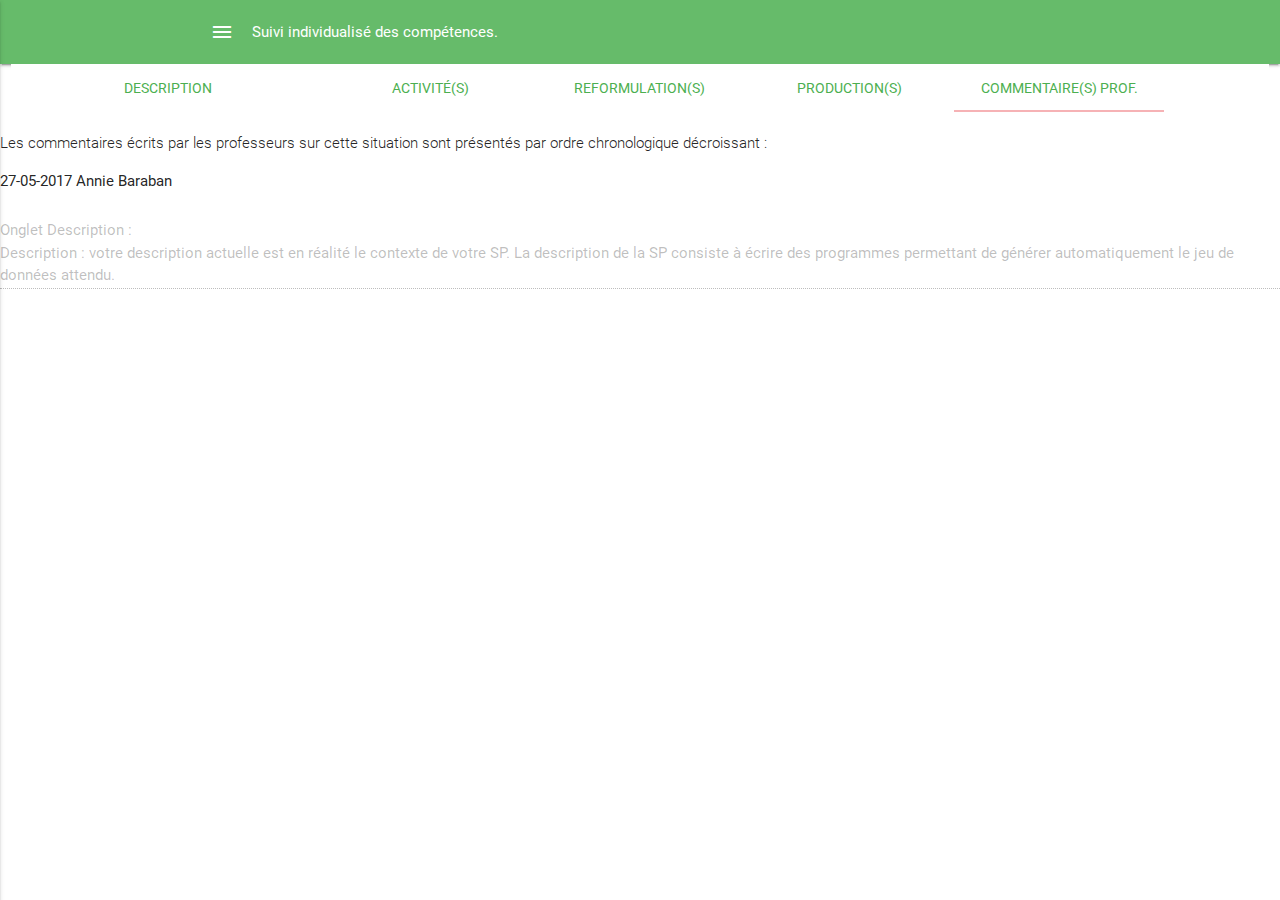
<file: commentaire.html>
<!DOCTYPE html>
<html lang="en">
<head>
  <meta http-equiv="Content-Type" content="text/html; charset=UTF-8"/>
  <meta name="viewport" content="width=device-width, initial-scale=1, maximum-scale=1.0"/>
  <title>Suivi individualisé des compétences</title>

  <!-- CSS  -->
  <link href="https://fonts.googleapis.com/icon?family=Material+Icons" rel="stylesheet">
  <link href="css/materialize.min.css" type="text/css" rel="stylesheet" media="screen,projection"/>
  <link href="css/style.css" type="text/css" rel="stylesheet" media="screen,projection"/>
</head>
<body>
<header>
  <nav class="green lighten-1" role="navigation">
    <div class="nav-wrapper container"><a id="logo-container" href="#" class="center">Suivi individualisé des compétences.</a>
      <ul id="nav-mobile" class="side-nav">
      <li><a href="espace_etudiant.html" class="waves-effect waves-blue"><i class="green-text material-icons">home</i>Espace Etudiant</a></li>
      <li><div class="divider"></a></li>
      <li><a href="#" class="waves-effect waves-blue"><i class="green-text material-icons">help</i>Situation professionnelle</a></li>
      <li class="active light-green"><a href="nouvelle_situation.html" class="waves-effect waves-teal">Nouvelle situation</a></li>
      <li><a href="gestion_situation.html" class="waves-effect waves-teal">Gestion situations</a></li>
      <li><div class="divider"></a></li>
      <li><a href="synthese.html" class="waves-effect waves-blue"><i class="green-text material-icons">help</i>Synthèse</a></li>
      <li><a href="bilan_individuel.html" class="waves-effect waves-teal">Bilan individuel</a></li>
      <li><a href="#" class="waves-effect waves-teal">Tableau de synthèse</a></li>
      <li><div class="divider"></a></li>
      <li><a href="#" class="waves-effect waves-blue"><i class="green-text material-icons">help</i>Divers</a></li>
      <li><a href="sauvegarde.html" class="waves-effect waves-teal">Sauvegarde</a></li>
      <li><a href="parametre.html" class="waves-effect waves-teal">Paramètres</a></li>
      <li><a href="#" class="waves-effect waves-teal"><i class="green-text material-icons">feedback</i>Contact administrateur</a></li>
      </ul>
      <a href="#" data-activates="nav-mobile" class="button-collapse show-on-large"><i class="material-icons">menu</i></a>
    </div>
  </nav>
</header>
<main>
  <div class="row">
    <div class="col s12">
        <ul class="tabs">
          <li class="tab col s3 green-text lighten-1"><a class="green-text lighten-1" target="_self" href="nouvelle_situation.html">Description</a></li>
          <li class="tab col s2"><a class="green-text lighten-1" target="_self" href="activite.html">Activité(s)</a></li>
          <li class="tab col s2"><a class="green-text lighten-1" target="_self" href="reformulation.html">Reformulation(s)</a></li>
          <li class="tab col s2"><a class="green-text lighten-1" target="_self" href="production.html">Production(s)</a></li>
          <li class="tab col s2"><a class="active green-text lighten-1" target="_self" href="commentaire.html">Commentaire(s) prof.</a></li>
        </ul>
      </div>
</div>
  <div class="col s12">
    <p class="light">Les commentaires écrits par les professeurs sur cette situation sont présentés par ordre chronologique décroissant :</p>
  </div>
  <div class="col s12">
    <p>27-05-2017 Annie Baraban</p>
  </div>
  <div class="col s12">
    <textarea name="commentaire" id="commentaire" class="materialize-textarea" disabled style="overflow:visible;">Onglet Description :
Description : votre description actuelle est en réalité le contexte de votre SP. La description de la SP consiste à écrire des programmes permettant de générer automatiquement le jeu de données attendu.
Envt technologique : y regrouper tous les outils et langages mobilisés dans la SP
Moyens : poste de travail sous Windows 7 hébergeant les outils ci-dessus, bibliothèque de classes (ok)
Reformulations : bien, supprimer l'activité A1.4.1 non mobilisée dans la SP.
Productions : ok</textarea>
  </div>
</main>
<script src="./js/jquery-3.2.1.min.js"></script>
<script src="./js/materialize.min.js"></script>
<script src="./js/app.js"></script>
</body>
</html>
</file>
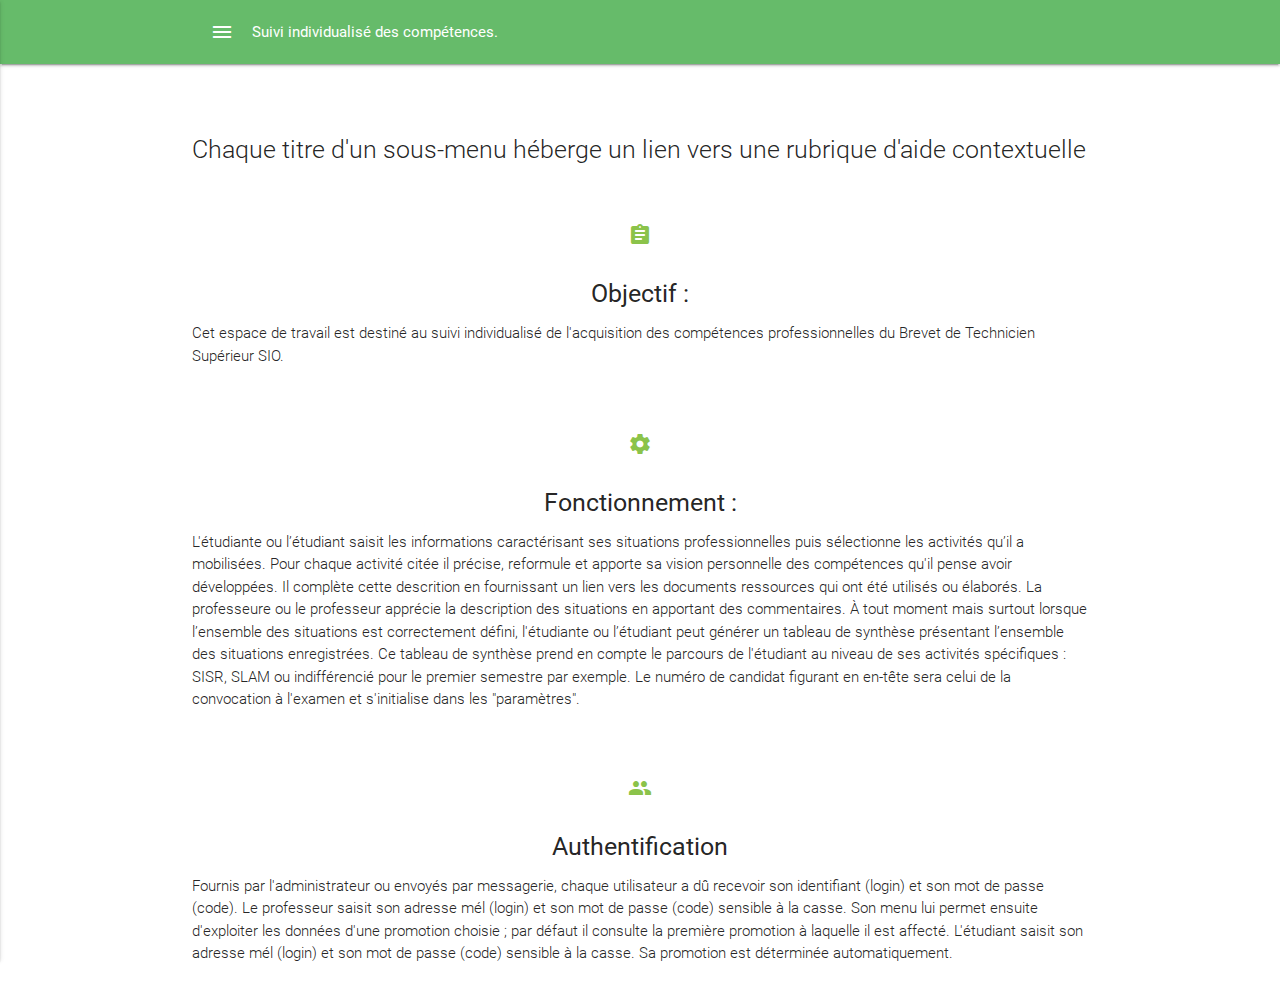
<file: espace_etudiant.html>
<!DOCTYPE html>
<html lang="en">
<head>
  <meta http-equiv="Content-Type" content="text/html; charset=UTF-8"/>
  <meta name="viewport" content="width=device-width, initial-scale=1, maximum-scale=1.0"/>
  <title>Suivi individualisé des compétences</title>

  <!-- CSS  -->
  <link href="https://fonts.googleapis.com/icon?family=Material+Icons" rel="stylesheet">
  <link href="css/materialize.min.css" type="text/css" rel="stylesheet" media="screen,projection"/>
  <link href="css/style.css" type="text/css" rel="stylesheet" media="screen,projection"/>
</head>
<body>
<header>
  <nav class="green lighten-1" role="navigation">
    <div class="nav-wrapper container"><a id="logo-container" href="#" class="center">Suivi individualisé des compétences.</a>
      <ul id="nav-mobile" class="side-nav">
      <li class="active light-green"><a href="espace_etudiant.html" class="waves-effect waves-blue"><i class="green-text material-icons">home</i>Espace Etudiant</a></li>
      <li><div class="divider"></a></li>
      <li><a href="#" class="waves-effect waves-blue"><i class="green-text material-icons">help</i>Situation professionnelle</a></li>
      <li><a href="nouvelle_situation.html" class="waves-effect waves-teal">Nouvelle situation</a></li>
      <li><a href="gestion_situation.html" class="waves-effect waves-teal">Gestion situations</a></li>
      <li><div class="divider"></a></li>
      <li><a href="synthese.html" class="waves-effect waves-blue"><i class="green-text material-icons">help</i>Synthèse</a></li>
      <li><a href="bilan_individuel.html" class="waves-effect waves-teal">Bilan individuel</a></li>
      <li><a href="#" class="waves-effect waves-teal">Tableau de synthèse</a></li>
      <li><div class="divider"></a></li>
      <li><a href="#" class="waves-effect waves-blue"><i class="green-text material-icons">help</i>Divers</a></li>
      <li><a href="sauvegarde.html" class="waves-effect waves-teal">Sauvegarde</a></li>
      <li><a href="parametre.html" class="waves-effect waves-teal">Paramètres</a></li>
      <li><a href="#" class="waves-effect waves-teal"><i class="green-text material-icons">feedback</i>Contact administrateur</a></li>
      </ul>
      <a href="#" data-activates="nav-mobile" class="button-collapse show-on-large"><i class="material-icons">menu</i></a>
    </div>
  </nav>
</header>
 
<div class="section no-pad-bot" id="index-banner">
  <div class="container">
    <br />
    <br />
    <h5 class="header col s12 light">Chaque titre d'un sous-menu héberge un lien vers une rubrique d'aide contextuelle</h5>
  </div>
</div>

<div class="container">
    <!-- Icon Section -->
    <div class="row">
      <div class="col s12">
        <div class="icon-block">
          <h2 class="center light-green-text"><i class="material-icons">assignment</i></h2>
          <h5 class="center">Objectif :</h5>
          <p class="light">Cet espace de travail est destiné au suivi individualisé de l'acquisition des compétences professionnelles du Brevet de Technicien Supérieur SIO.</p>
        </div>
      </div>

      <div class="col s12">
        <div class="icon-block">
          <h2 class="center light-green-text"><i class="material-icons">settings</i></h2>
          <h5 class="center">Fonctionnement :</h5>
          <p class="light">L'étudiante ou l’étudiant saisit les informations caractérisant ses situations professionnelles puis sélectionne les activités qu’il a mobilisées. Pour chaque activité citée il précise, reformule et apporte sa vision personnelle des compétences qu'il pense avoir développées. Il complète cette descrition en fournissant un lien vers les documents ressources qui ont été utilisés ou élaborés.
          La professeure ou le professeur apprécie la description des situations en apportant des commentaires.
          À tout moment mais surtout lorsque l’ensemble des situations est correctement défini, l'étudiante ou l’étudiant peut générer un tableau de synthèse présentant l’ensemble des situations enregistrées. Ce tableau de synthèse prend en compte le parcours de l'étudiant au niveau de ses activités spécifiques : SISR, SLAM ou indifférencié pour le premier semestre par exemple. Le numéro de candidat figurant en en-tête sera celui de la convocation à l'examen et s'initialise dans les "paramètres".</p>
        </div>
      </div>
         <div class="col s12">
          <div class="icon-block">
            <h2 class="center light-green-text"><i class="material-icons">group</i></h2>
            <h5 class="center">Authentification</h5>

            <p class="light">Fournis par l'administrateur ou envoyés par messagerie, chaque utilisateur a dû recevoir son identifiant (login) et son mot de passe (code).
            Le professeur saisit son adresse mél (login) et son mot de passe (code) sensible à la casse. Son menu lui permet ensuite d'exploiter les données d'une promotion choisie ; par défaut il consulte la première promotion à laquelle il est affecté.

            L'étudiant saisit son adresse mél (login) et son mot de passe (code) sensible à la casse. Sa promotion est déterminée automatiquement.</p>
          </div>
        </div>
      </div>
    </div>
  </section>
</div>
<script src="./js/jquery-3.2.1.min.js"></script>
<script src="./js/materialize.min.js"></script>
<script src="./js/app.js"></script>
</body>
</html>
</file>
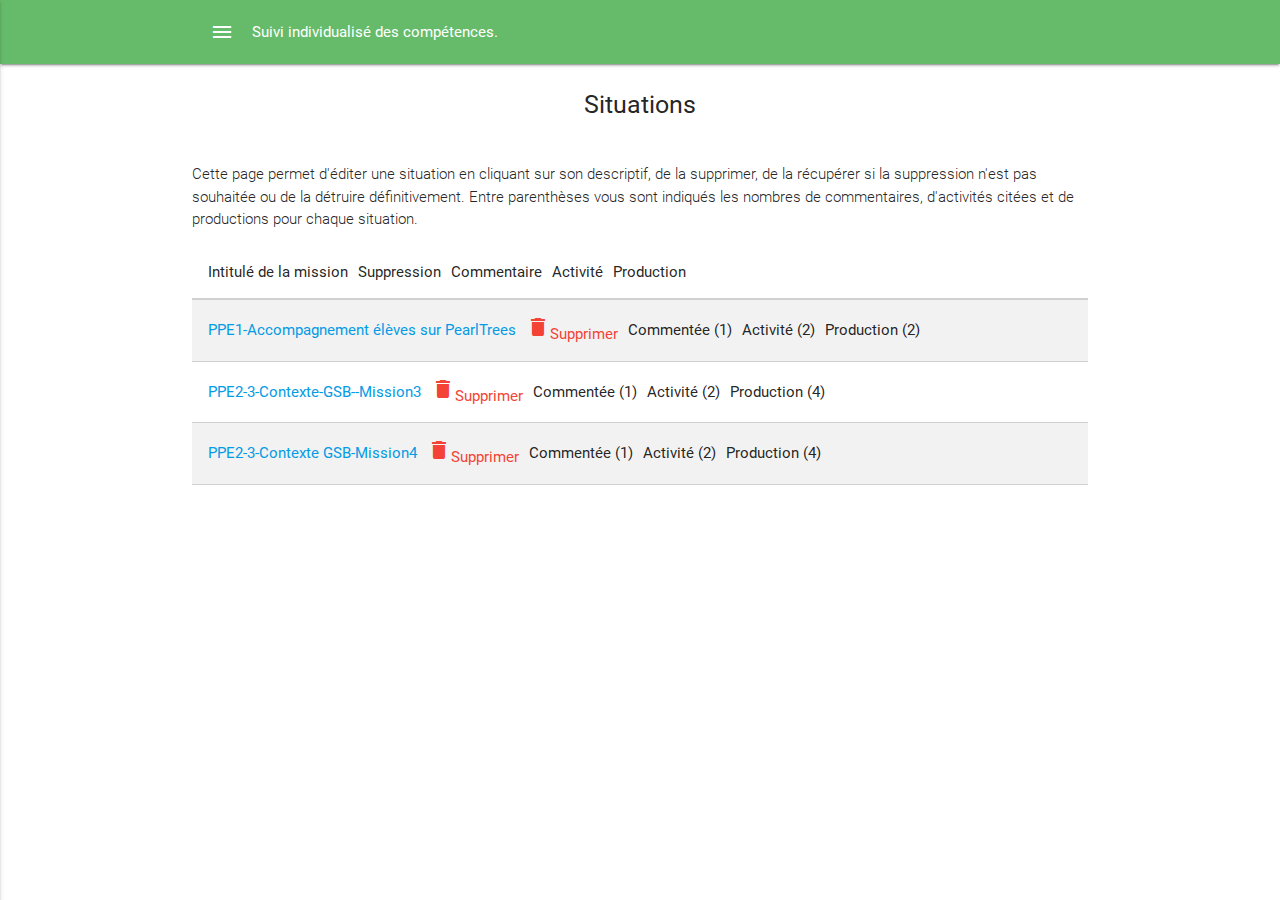
<file: gestion_situation.html>
<!DOCTYPE html>
<html lang="fr">
<head>
  <meta http-equiv="Content-Type" content="text/html; charset=UTF-8"/>
  <meta name="viewport" content="width=device-width, initial-scale=1, maximum-scale=1.0"/>
  <title>Suivi individualisé des compétences</title>

  <!-- CSS  -->
  <link href="https://fonts.googleapis.com/icon?family=Material+Icons" rel="stylesheet">
  <link href="css/materialize.min.css" type="text/css" rel="stylesheet" media="screen,projection"/>
  <link href="css/style.css" type="text/css" rel="stylesheet" media="screen,projection"/>
</head>
<body>
<header>
  <nav class="green lighten-1" role="navigation">
    <div class="nav-wrapper container"><a id="logo-container" href="#" class="center">Suivi individualisé des compétences.</a>
      <ul id="nav-mobile" class="side-nav">
      <li><a href="espace_etudiant.html" class="waves-effect waves-blue"><i class="green-text material-icons">home</i>Espace Etudiant</a></li>
      <li><div class="divider"></a></li>
      <li><a href="#" class="waves-effect waves-blue"><i class="green-text material-icons">help</i>Situation professionnelle</a></li>
      <li><a href="nouvelle_situation.html" class="waves-effect waves-teal">Nouvelle situation</a></li>
      <li class="active light-green"><a href="gestion_situation.html" class="waves-effect waves-teal">Gestion situations</a></li>
      <li><div class="divider"></a></li>
      <li><a href="synthese.html" class="waves-effect waves-blue"><i class="green-text material-icons">help</i>Synthèse</a></li>
      <li><a href="bilan_individuel.html" class="waves-effect waves-teal">Bilan individuel</a></li>
      <li><a href="#" class="waves-effect waves-teal">Tableau de synthèse</a></li>
      <li><div class="divider"></a></li>
      <li><a href="#" class="waves-effect waves-blue"><i class="green-text material-icons">help</i>Divers</a></li>
      <li><a href="sauvegarde.html" class="waves-effect waves-teal">Sauvegarde</a></li>
      <li><a href="parametre.html" class="waves-effect waves-teal">Paramètres</a></li>
      <li><a href="#" class="waves-effect waves-teal"><i class="green-text material-icons">feedback</i>Contact administrateur</a></li>
      </ul>
      <a href="#" data-activates="nav-mobile" class="button-collapse show-on-large"><i class="material-icons">menu</i></a>
    </div>
  </nav>
</header>
<main>
  <div class="section no-pad-bot" id="index-banner">
    <div class="container"></div>
    <div class="row">
      <h5 class="center">Situations</h5>
    </div>
  </div>
  <div class="container">
    <div class="row">
      <div class="col s12">
        <p class="light">Cette page permet d'éditer une situation en cliquant sur son descriptif, de la supprimer, de la récupérer si la suppression n'est pas souhaitée ou de la détruire définitivement. Entre parenthèses vous sont indiqués les nombres de commentaires, d'activités citées et de productions pour chaque situation.</p>
        <table class ="striped bordered responsive-table light-text">
          <thead>
            <tr class="col s12">
              <td>Intitulé de la mission</td>
              <td>Suppression</td>
              <td>Commentaire</td>
              <td>Activité</td>
              <td>Production</td>
            </tr>
          </thead>
          <tbody>
            <tr class="col s12">
              <td><a href="nouvelle_situation.html">PPE1-Accompagnement élèves sur PearlTrees</a></td>
              <td><a href="#" class="red-text"><i class="material-icons">delete</i>Supprimer</a></td>
              <td>Commentée (1)</td>
              <td>Activité (2)</td>
              <td>Production (2)</td>
            </tr>
            <tr class="col s12">
              <td><a href="nouvelle_situation.html">PPE2-3-Contexte-GSB--Mission3</a></td>
              <td><a href="#" class="red-text"><i class="material-icons">delete</i>Supprimer</a></td>
              <td>Commentée (1)</td>
              <td>Activité (2)</td>
              <td>Production (4)</td>
            </tr>
            <tr class="col s12">
              <td><a href="nouvelle_situation.html">PPE2-3-Contexte GSB-Mission4</a></td>
              <td><a href="#" class="red-text"><i class="material-icons">delete</i>Supprimer</a></td>
              <td>Commentée (1)</td>
              <td>Activité (2)</td>
              <td>Production (4)</td>
            </tr>
          </tbody>
          </table>
         </div>
    </div>
  </div>
</main>
  <script src="./js/jquery-3.2.1.min.js"></script>
  <script src="./js/materialize.min.js"></script>
  <script src="./js/app.js"></script>
</body>
</html>
</file>
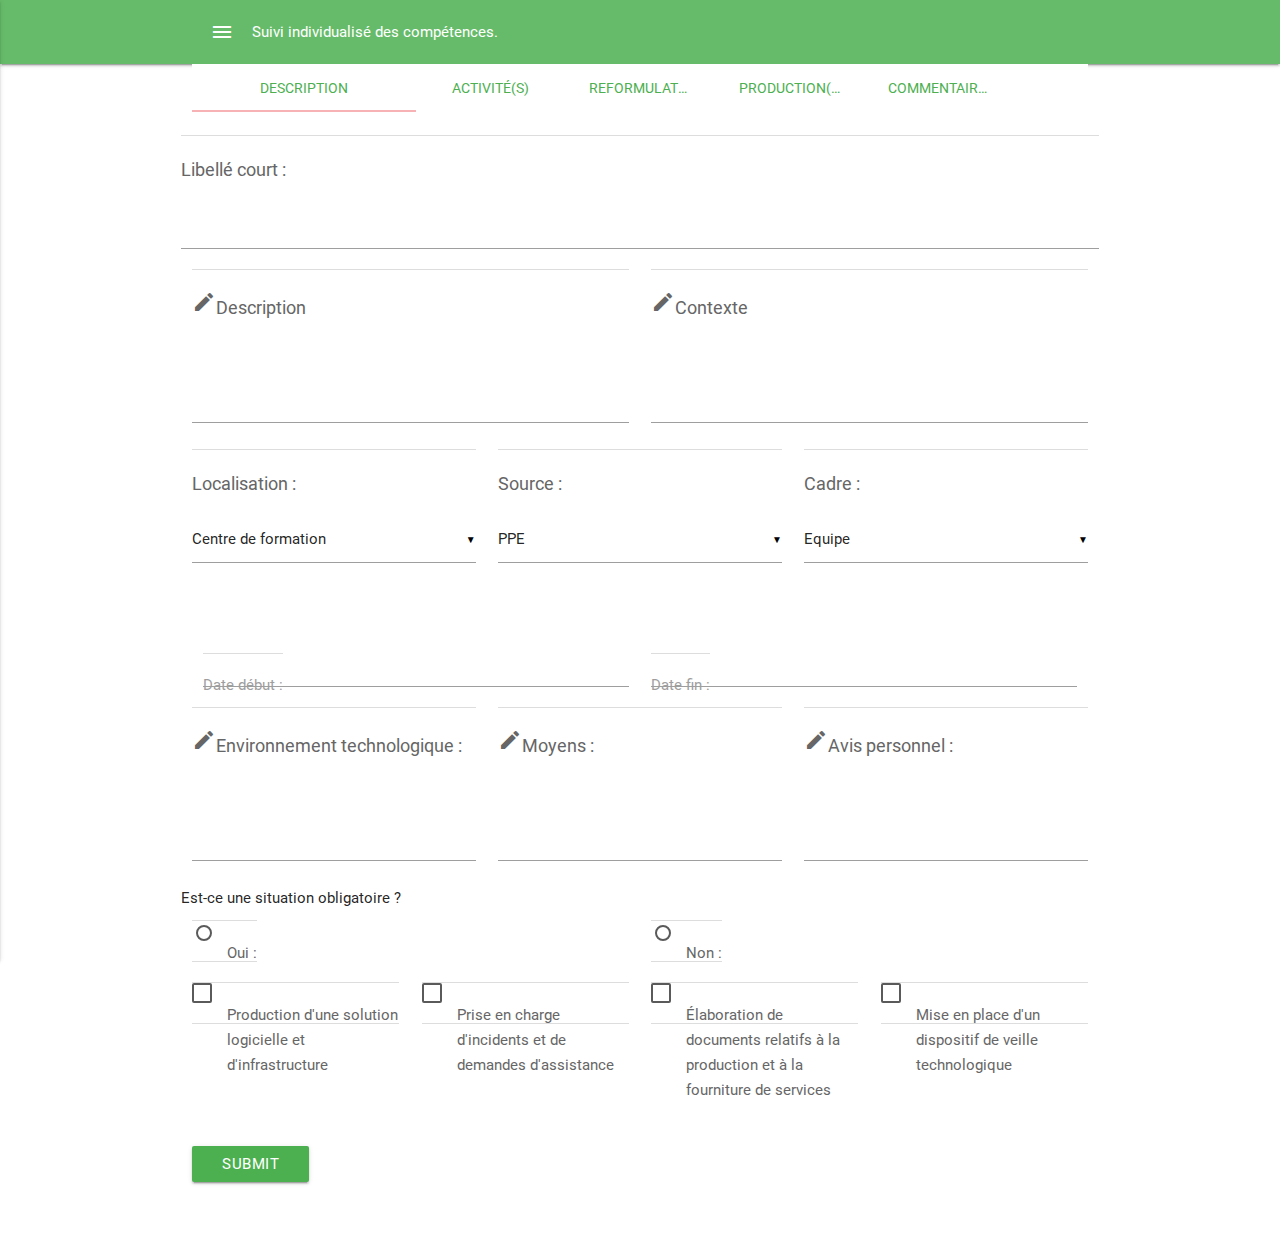
<file: nouvelle_situation.html>
<!DOCTYPE html>
<html lang="en">
<head>
  <meta http-equiv="Content-Type" content="text/html; charset=UTF-8"/>
  <meta name="viewport" content="width=device-width, initial-scale=1, maximum-scale=1.0"/>
  <title>Suivi individualisé des compétences</title>

  <!-- CSS  -->
  <link href="https://fonts.googleapis.com/icon?family=Material+Icons" rel="stylesheet">
  <link href="css/materialize.min.css" type="text/css" rel="stylesheet" media="screen,projection"/>
  <link href="css/style.css" type="text/css" rel="stylesheet" media="screen,projection"/>
</head>
<body>
<header>
  <nav class="green lighten-1" role="navigation">
    <div class="nav-wrapper container"><a id="logo-container" href="#" class="center">Suivi individualisé des compétences.</a>
      <ul id="nav-mobile" class="side-nav">
      <li><a href="espace_etudiant.html" class="waves-effect waves-blue"><i class="green-text material-icons">home</i>Espace Etudiant</a></li>
      <li><div class="divider"></a></li>
      <li><a href="#" class="waves-effect waves-blue"><i class="green-text material-icons">help</i>Situation professionnelle</a></li>
      <li class="active light-green"><a href="nouvelle_situation.html" class="waves-effect waves-teal">Nouvelle situation</a></li>
      <li><a href="gestion_situation.html" class="waves-effect waves-teal">Gestion situations</a></li>
      <li><div class="divider"></a></li>
      <li><a href="synthese.html" class="waves-effect waves-blue"><i class="green-text material-icons">help</i>Synthèse</a></li>
      <li><a href="bilan_individuel.html" class="waves-effect waves-teal">Bilan individuel</a></li>
      <li><a href="#" class="waves-effect waves-teal">Tableau de synthèse</a></li>
      <li><div class="divider"></a></li>
      <li><a href="#" class="waves-effect waves-blue"><i class="green-text material-icons">help</i>Divers</a></li>
      <li><a href="sauvegarde.html" class="waves-effect waves-teal">Sauvegarde</a></li>
      <li><a href="parametre.html" class="waves-effect waves-teal">Paramètres</a></li>
      <li><a href="#" class="waves-effect waves-teal"><i class="green-text material-icons">feedback</i>Contact administrateur</a></li>
      </ul>
      <a href="#" data-activates="nav-mobile" class="button-collapse show-on-large"><i class="material-icons">menu</i></a>
    </div>
  </nav>
</header>
<main>
<div class="container">
  <div class="row">
    <div class="col s12">
        <ul class="tabs">
          <li class="tab col s3 green-text lighten-1"><a class="active green-text lighten-1" target="_self" href="nouvelle_situation.html">Description</a></li>
          <li class="tab col s2"><a class="green-text lighten-1" target="_self" href="activite.html">Activité(s)</a></li>
          <li class="tab col s2"><a class="green-text lighten-1" target="_self" href="reformulation.html">Reformulation(s)</a></li>
          <li class="tab col s2"><a class="green-text lighten-1" target="_self" href="production.html">Production(s)</a></li>
          <li class="tab col s2"><a class="green-text lighten-1" target="_self" href="commentaire.html">Commentaire(s) prof.</a></li>
        </ul>
      </div>
      <div id="test1" class="col s12">
      <br />
        <div class="row">
          <form action="#" class="col s12">
            <div class="row">
              <label for="libelle">Libellé court :</label>
              <input  id="libelle" type="text" class="validate" />
              <br />
              <div class="col s12 m6 l6">
              <label for="description"><i class="material-icons prefix">mode_edit</i>Description</label>
              <textarea name="description" id="description" class="materialize-textarea"></textarea>
              </div>
              <div class="col s12 m6 l6">
              <label for="contexte"><i class="material-icons prefix">mode_edit</i>Contexte</label>
              <textarea name="contexte" id="contexte" class="materialize-textarea"></textarea>
              </div>
              <div class="col l4 m4 s12">
              <label for="localisation">Localisation :</label>
                <select name="localisation" id="localisation">
                  <option value="1" selected=selected>Organisation</option>
                  <option value="2"," selected="selected">Centre de formation</option>
                </select>
              </div>
              <div class="col l4 m4 s12">
                <label for="source">Source :</label>
                <select name="source" id="source">
                  <option value="1">Stage 1</option>
                  <option value="2">Stage 2</option>
                  <option value="3">TP</option>
                  <option value="4" selected="selected">PPE</option>
                </select>
              </div>
              <div class="col l4 m4 s12">
                <label for="cadre">Cadre :</label>
                <select name="cadre" id="cadre">
                  <option value="1" selected="selected">Equipe</option>
                  <option value="2">Seul</option>
                </select>
              </div>
            </div>
            <br />
            <div class="input-field col s12 l6">
            <label for="datedeb">Date début :</label>
              <input type="date" id="datedeb" class="datepicker">
           </div>
            <div class="input-field col l6 s12">
            <label for="datefin">Date fin :</label>
              <input type="date" id="datefin" class="datepicker">
          </div>
          <div class="row">
           <div class="col s12 l4 m6">
              <label for="environTechno"><i class="material-icons prefix">mode_edit</i>Environnement technologique :</label>
              <textarea name="environTechno" id="environTechno" class="materialize-textarea"></textarea>
              </div>
              <div class="col s12 l4 m6">
              <label for="moyen"><i class="material-icons prefix">mode_edit</i>Moyens :</label>
              <textarea name="moyen" id="moyen" class="materialize-textarea"></textarea>
              </div>
              <div class="col s12 l4">
              <label for="avisPersonnel"><i class="material-icons prefix">mode_edit</i>Avis personnel : </label>
              <textarea name="avisPersonnel" id="avisPersonnel" class="materialize-textarea"></textarea>
              </div>

              <p> Est-ce une situation obligatoire ?</p>
              <div class="col s6">
                <input name="group1" class="with-gap" type="radio" id="test1" />
                <label for="test1">Oui :</label>
                </div>
                <div class="col s6">
                <input name="group1" class="with-gap" type="radio"  id="test2" />
                <label for="test2">Non :</label>
              </div>

              <div class="col l3 m6 s12">
                <input type="checkbox" id="prodSoluce" class="filled-in"></input>
                <label for="prodSoluce">Production d'une solution logicielle et d'infrastructure</label>
                </div>
              <div class="col l3 m6 s12">
                <input type="checkbox" id="incident" class="filled-in"></input>
                <label for="incident">Prise en charge d'incidents et de demandes d'assistance</label>
              </div>
              <div class="col l3 m6 s12">
                <input type="checkbox" id="document" class="filled-in"></input>
                <label for="document">Élaboration de documents relatifs à la production et à la fourniture de services</label>
              </div>
              <div class="col l3 m6 s12">
                <input type="checkbox" id="veille" class="filled-in"></input>
                <label for="veille">Mise en place d'un dispositif de veille technologique</label>
              </div>
              <div class="col s12">
              <br />
              <br />
                 <input type="submit" class="btn wawes-effect waves-light green center">
              </div>
          </form>
        </div>
      </div>
  </div>
</div>
  
</main>
<script src="./js/jquery-3.2.1.min.js"></script>
<script src="./js/materialize.min.js"></script>
<script src="./js/app.js"></script>
</body>
</html>
</file>
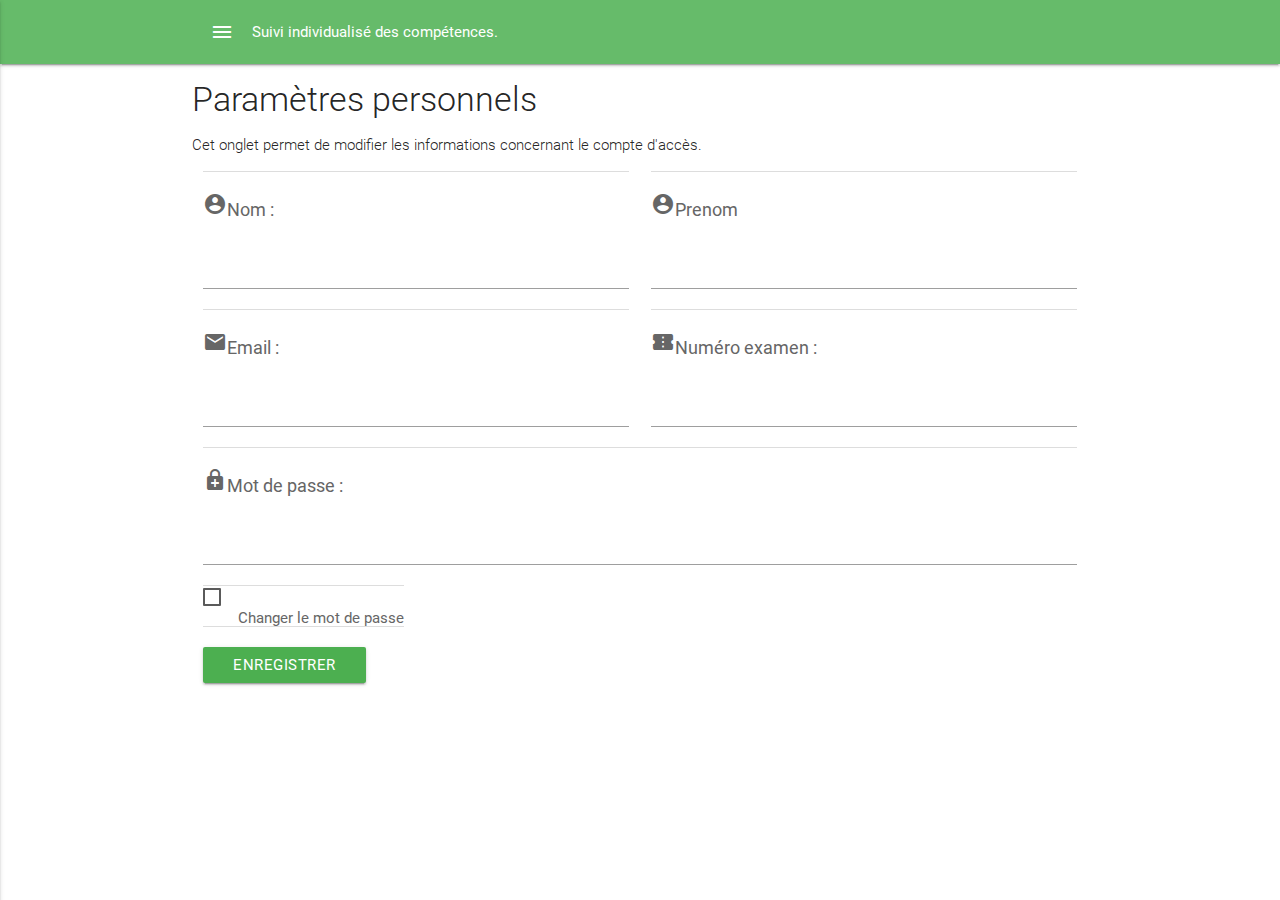
<file: parametre.html>
<!DOCTYPE html>
<html lang="en">
<head>
  <meta http-equiv="Content-Type" content="text/html; charset=UTF-8"/>
  <meta name="viewport" content="width=device-width, initial-scale=1, maximum-scale=1.0"/>
  <title>Suivi individualisé des compétences</title>

  <!-- CSS  -->
  <link href="https://fonts.googleapis.com/icon?family=Material+Icons" rel="stylesheet">
  <link href="css/materialize.min.css" type="text/css" rel="stylesheet" media="screen,projection"/>
  <link href="css/style.css" type="text/css" rel="stylesheet" media="screen,projection"/>
</head>
<body>
<header>
  <nav class="green lighten-1" role="navigation">
    <div class="nav-wrapper container"><a id="logo-container" href="#" class="center">Suivi individualisé des compétences.</a>
      <ul id="nav-mobile" class="side-nav">
      <li><a href="espace_etudiant.html" class="waves-effect waves-blue"><i class="green-text material-icons">home</i>Espace Etudiant</a></li>
      <li><div class="divider"></a></li>
      <li><a href="#" class="waves-effect waves-blue"><i class="green-text material-icons">help</i>Situation professionnelle</a></li>
      <li><a href="nouvelle_situation.html" class="waves-effect waves-teal">Nouvelle situation</a></li>
      <li><a href="gestion_situation.html" class="waves-effect waves-teal">Gestion situations</a></li>
      <li><div class="divider"></a></li>
      <li><a href="synthese.html" class="waves-effect waves-blue"><i class="green-text material-icons">help</i>Synthèse</a></li>
      <li><a href="bilan_individuel.html" class="waves-effect waves-teal">Bilan individuel</a></li>
      <li><a href="#" class="waves-effect waves-teal">Tableau de synthèse</a></li>
      <li><div class="divider"></a></li>
      <li><a href="#" class="waves-effect waves-blue"><i class="green-text material-icons">help</i>Divers</a></li>
      <li><a href="sauvegarde.html" class="waves-effect waves-teal">Sauvegarde</a></li>
      <li class="active light-green"><a href="parametre.html" class="waves-effect waves-teal">Paramètres</a></li>
      <li><a href="#" class="waves-effect waves-teal"><i class="green-text material-icons">feedback</i>Contact administrateur</a></li>
      </ul>
      <a href="#" data-activates="nav-mobile" class="button-collapse show-on-large"><i class="material-icons">menu</i></a>
    </div>
  </nav>
</header>
<main>
  <div class="container">
    <div class="row">
        <div class="col s12">
          <h4 class="light">Paramètres personnels</h4>
          <p class="light">Cet onglet permet de modifier les informations concernant le compte d'accès.</p>
        </div>
      <form action="#"" class="col s12">
        <div class="col s12 m6">
          <label for="nom" id="nom"><i class="material-icons prefix">account_circle</i>Nom :</label>
          <input type="text" id="nom" class="validate">
        </div>
        <div class="col s12 m6">
          <label for="prenom" id="prenom"><i class="material-icons prefix">account_circle</i>Prenom</label>
          <input type="text" id="prenom" class="validate">
        </div>
        <div class="col s12 m6">
          <label for="email" id="email"><i class="material-icons prefix">email</i>Email :</label>
          <input type="text" id="email" class="validate">
        </div> 
          <div class="col s12 m6">
          <label for="num_ine" id="num_ine"><i class="material-icons prefix">confirmation_number</i>Numéro examen :</label>
          <input type="text" id="num_ine" class="validate">
        </div>
        <div class="col s12">
          <label for="mdp" id="mdp"><i class="material-icons prefix">enhanced_encryption</i>Mot de passe :</label>
          <input type="text" id="mdp" class="validate">
        </div> 
        <div class="col s12">
        <input type="checkbox" id="mdp_modifie">
        <label for="mdp_modifie">Changer le mot de passe</label>
        </div>
        <div class="col s12">
        <input type="submit" value="Enregistrer" class="btn wawes-effect waves-light green">
      </form>
    </div>
  </div>
  
</main>
<script src="./js/jquery-3.2.1.min.js"></script>
<script src="./js/materialize.min.js"></script>
<script src="./js/app.js"></script>
</body>
</html>
</file>
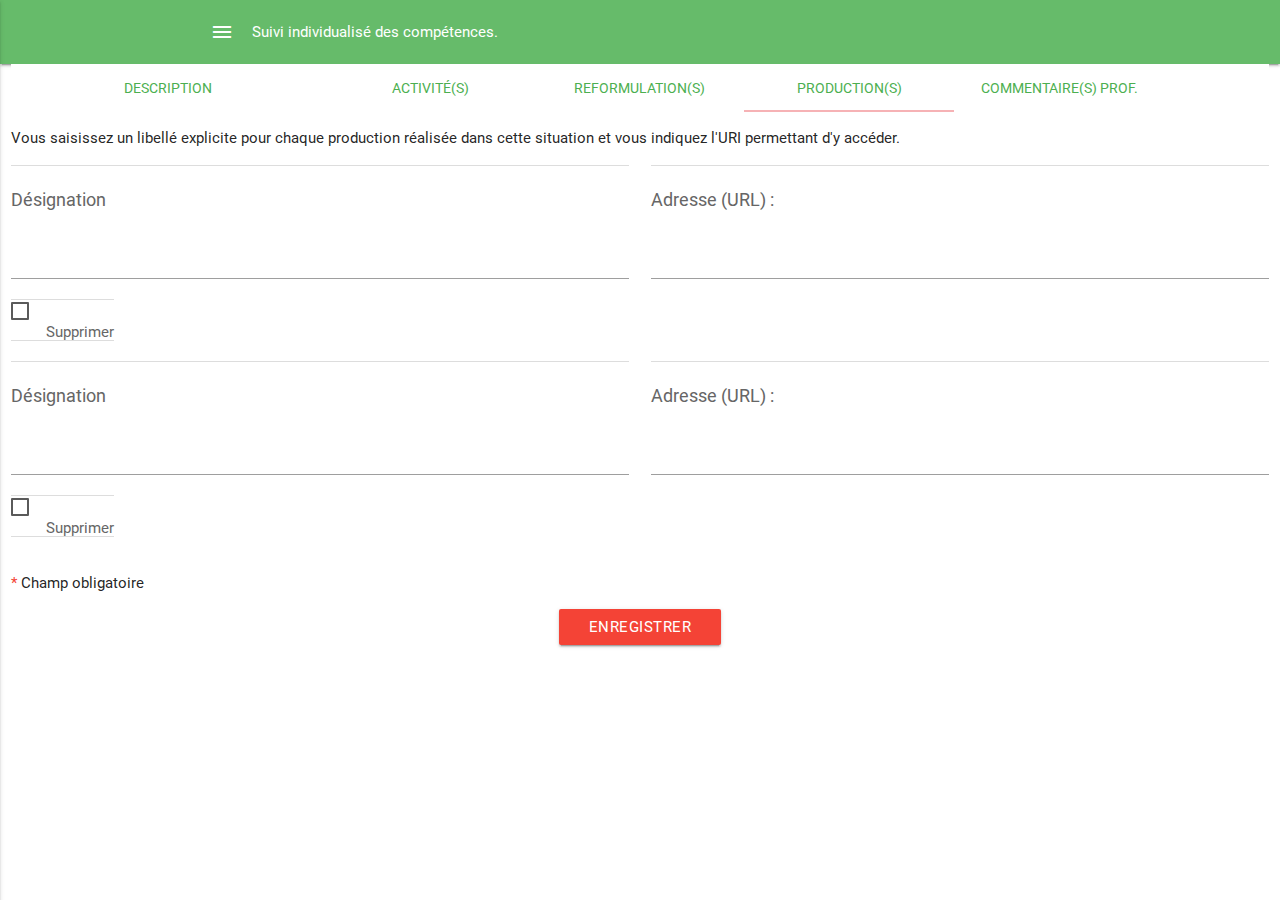
<file: production.html>
<!DOCTYPE html>
<html lang="en">
<head>
  <meta http-equiv="Content-Type" content="text/html; charset=UTF-8"/>
  <meta name="viewport" content="width=device-width, initial-scale=1, maximum-scale=1.0"/>
  <title>Suivi individualisé des compétences</title>

  <!-- CSS  -->
  <link href="https://fonts.googleapis.com/icon?family=Material+Icons" rel="stylesheet">
  <link href="css/materialize.min.css" type="text/css" rel="stylesheet" media="screen,projection"/>
  <link href="css/style.css" type="text/css" rel="stylesheet" media="screen,projection"/>
</head>
<body>
<header>
  <nav class="green lighten-1" role="navigation">
    <div class="nav-wrapper container"><a id="logo-container" href="#" class="center">Suivi individualisé des compétences.</a>
      <ul id="nav-mobile" class="side-nav">
      <li><a href="espace_etudiant.html" class="waves-effect waves-blue"><i class="green-text material-icons">home</i>Espace Etudiant</a></li>
      <li><div class="divider"></a></li>
      <li><a href="#" class="waves-effect waves-blue"><i class="green-text material-icons">help</i>Situation professionnelle</a></li>
      <li class="active light-green"><a href="nouvelle_situation.html" class="waves-effect waves-teal">Nouvelle situation</a></li>
      <li><a href="gestion_situation.html" class="waves-effect waves-teal">Gestion situations</a></li>
      <li><div class="divider"></a></li>
      <li><a href="synthese.html" class="waves-effect waves-blue"><i class="green-text material-icons">help</i>Synthèse</a></li>
      <li><a href="bilan_individuel.html" class="waves-effect waves-teal">Bilan individuel</a></li>
      <li><a href="#" class="waves-effect waves-teal">Tableau de synthèse</a></li>
      <li><div class="divider"></a></li>
      <li><a href="#" class="waves-effect waves-blue"><i class="green-text material-icons">help</i>Divers</a></li>
      <li><a href="sauvegarde.html" class="waves-effect waves-teal">Sauvegarde</a></li>
      <li><a href="parametre.html" class="waves-effect waves-teal">Paramètres</a></li>
      <li><a href="#" class="waves-effect waves-teal"><i class="green-text material-icons">feedback</i>Contact administrateur</a></li>
      </ul>
      <a href="#" data-activates="nav-mobile" class="button-collapse show-on-large"><i class="material-icons">menu</i></a>
    </div>
  </nav>
</header>
<main>
  <div class="row">
    <div class="col s12">
        <ul class="tabs">
          <li class="tab col s3 green-text lighten-1"><a class="green-text lighten-1" target="_self" href="nouvelle_situation.html">Description</a></li>
          <li class="tab col s2"><a class="green-text lighten-1" target="_self" href="activite.html">Activité(s)</a></li>
          <li class="tab col s2"><a class="green-text lighten-1" target="_self" href="reformulation.html">Reformulation(s)</a></li>
          <li class="tab col s2"><a class="active green-text lighten-1" target="_self" href="production.html">Production(s)</a></li>
          <li class="tab col s2"><a class="green-text lighten-1" target="_self" href="commentaire.html">Commentaire(s) prof.</a></li>
        </ul>
      </div>
      <div class="col s12">
        <p>Vous saisissez un libellé explicite pour chaque production réalisée dans cette situation et vous indiquez l'URI permettant d'y accéder.</p>
      </div>
      <div class="col s12 l6 m6">
        <label for="designation">Désignation</label>
        <input type="text" id="designation" name="designation">
      </div>
      <div class="col s12 l6 m6">
        <label for="adresse">Adresse (URL) :</label>
        <input type="url" name="adresse" id="adresse">
      </div>
      <div class="col s12">
        <input type="checkbox" name="supprimer" id="supprimer">
        <label for="supprimer">Supprimer</label>
      </div>
      <div class="divider">
      </div>
      <div class="col s12 m6 l6">
        <label for="designation">Désignation</label>
        <input type="text" id="designation" name="designation">
      </div>
      <div class="col s12 m6 l6">
        <label for="adresse">Adresse (URL) :</label>
        <input type="url" name="adresse" id="adresse">
      </div>
      <div class="col s12">
        <input type="checkbox" name="supprimer" id="supprimer">
        <label for="supprimer">Supprimer</label>
      </div>
      <div class="divider"></div>
      <div class="col s12">
      <p><span class="red-text">* </span>Champ obligatoire</p>
         <p class="light-white-text center-align"><a class="btn waves-effect waves-light red">Enregistrer</a></p>
      </div>
</div>
</main>
<script src="./js/jquery-3.2.1.min.js"></script>
<script src="./js/materialize.min.js"></script>
<script src="./js/app.js"></script>
</body>
</html>
</file>
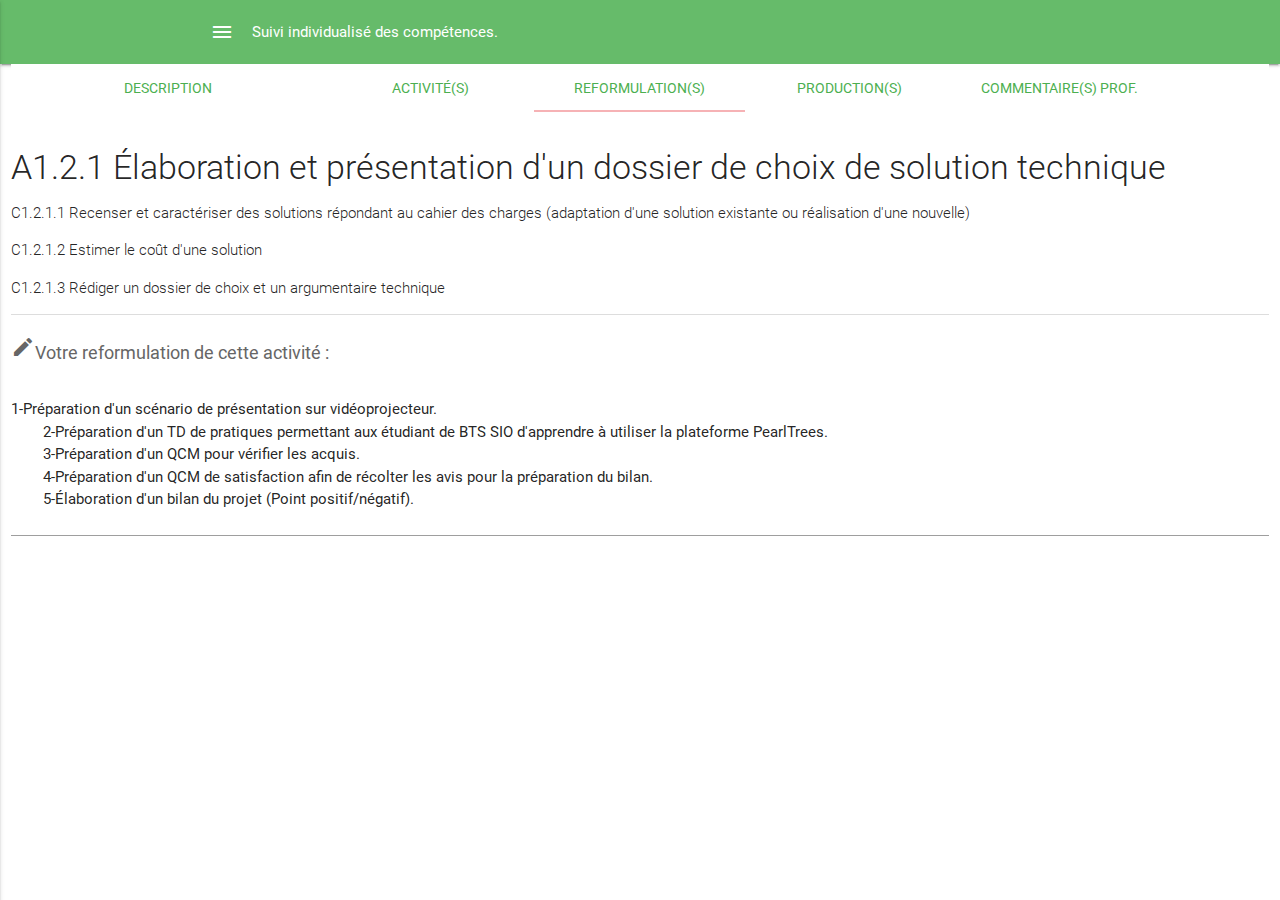
<file: reformulation.html>
<!DOCTYPE html>
<html lang="en">
<head>
  <meta http-equiv="Content-Type" content="text/html; charset=UTF-8"/>
  <meta name="viewport" content="width=device-width, initial-scale=1, maximum-scale=1.0"/>
  <title>Suivi individualisé des compétences</title>

  <!-- CSS  -->
  <link href="https://fonts.googleapis.com/icon?family=Material+Icons" rel="stylesheet">
  <link href="css/materialize.min.css" type="text/css" rel="stylesheet" media="screen,projection"/>
  <link href="css/style.css" type="text/css" rel="stylesheet" media="screen,projection"/>
</head>
<body>
<header>
  <nav class="green lighten-1" role="navigation">
    <div class="nav-wrapper container"><a id="logo-container" href="#" class="center">Suivi individualisé des compétences.</a>
      <ul id="nav-mobile" class="side-nav">
      <li><a href="espace_etudiant.html" class="waves-effect waves-blue"><i class="green-text material-icons">home</i>Espace Etudiant</a></li>
      <li><div class="divider"></a></li>
      <li><a href="#" class="waves-effect waves-blue"><i class="green-text material-icons">help</i>Situation professionnelle</a></li>
      <li class="active light-green"><a href="nouvelle_situation.html" class="waves-effect waves-teal">Nouvelle situation</a></li>
      <li><a href="gestion_situation.html" class="waves-effect waves-teal">Gestion situations</a></li>
      <li><div class="divider"></a></li>
      <li><a href="synthese.html" class="waves-effect waves-blue"><i class="green-text material-icons">help</i>Synthèse</a></li>
      <li><a href="bilan_individuel.html" class="waves-effect waves-teal">Bilan individuel</a></li>
      <li><a href="#" class="waves-effect waves-teal">Tableau de synthèse</a></li>
      <li><div class="divider"></a></li>
      <li><a href="#" class="waves-effect waves-blue"><i class="green-text material-icons">help</i>Divers</a></li>
      <li><a href="sauvegarde.html" class="waves-effect waves-teal">Sauvegarde</a></li>
      <li><a href="parametre.html" class="waves-effect waves-teal">Paramètres</a></li>
      <li><a href="#" class="waves-effect waves-teal"><i class="green-text material-icons">feedback</i>Contact administrateur</a></li>
      </ul>
      <a href="#" data-activates="nav-mobile" class="button-collapse show-on-large"><i class="material-icons">menu</i></a>
    </div>
  </nav>
</header>
<main>
  <div class="row">
    <div class="col s12">
        <ul class="tabs">
          <li class="tab col s3 green-text lighten-1"><a class="green-text lighten-1" target="_self" href="nouvelle_situation.html">Description</a></li>
          <li class="tab col s2"><a class="green-text lighten-1" target="_self" href="activite.html">Activité(s)</a></li>
          <li class="tab col s2"><a class="active green-text lighten-1" target="_self" href="reformulation.html">Reformulation(s)</a></li>
          <li class="tab col s2"><a class="green-text lighten-1" target="_self" href="production.html">Production(s)</a></li>
          <li class="tab col s2"><a class="green-text lighten-1" target="_self" href="commentaire.html">Commentaire(s) prof.</a></li>
        </ul>
      </div>
</div>
  <div class="row">
    <div class="col s12">
      <h4 class="light">A1.2.1 Élaboration et présentation d'un dossier de choix de solution technique</h3>
      <p class="light">C1.2.1.1 Recenser et caractériser des solutions répondant au cahier des charges (adaptation d'une solution existante ou réalisation d'une nouvelle)</p>
      <p class="light">C1.2.1.2 Estimer le coût d'une solution</p>
      <p class="light">C1.2.1.3 Rédiger un dossier de choix et un argumentaire technique</p>
    </div>
    <div class="col s12">
        <label for="reformulation"><i class="material-icons prefix">mode_edit</i>Votre reformulation de cette activité : </label>
        <textarea name="reformulation" id="reformulation" class="materialize-textarea">1-Préparation d'un scénario de présentation sur vidéoprojecteur.
        2-Préparation d'un TD de pratiques permettant aux étudiant de BTS SIO d'apprendre à utiliser la plateforme PearlTrees.
        3-Préparation d'un QCM pour vérifier les acquis.
        4-Préparation d'un QCM de satisfaction afin de récolter les avis pour la préparation du bilan.
        5-Élaboration d'un bilan du projet (Point positif/négatif).</textarea>
    </div>
  </div>
</main>
<script src="./js/jquery-3.2.1.min.js"></script>
<script src="./js/materialize.min.js"></script>
<script src="./js/app.js"></script>
</body>
</html>
</file>
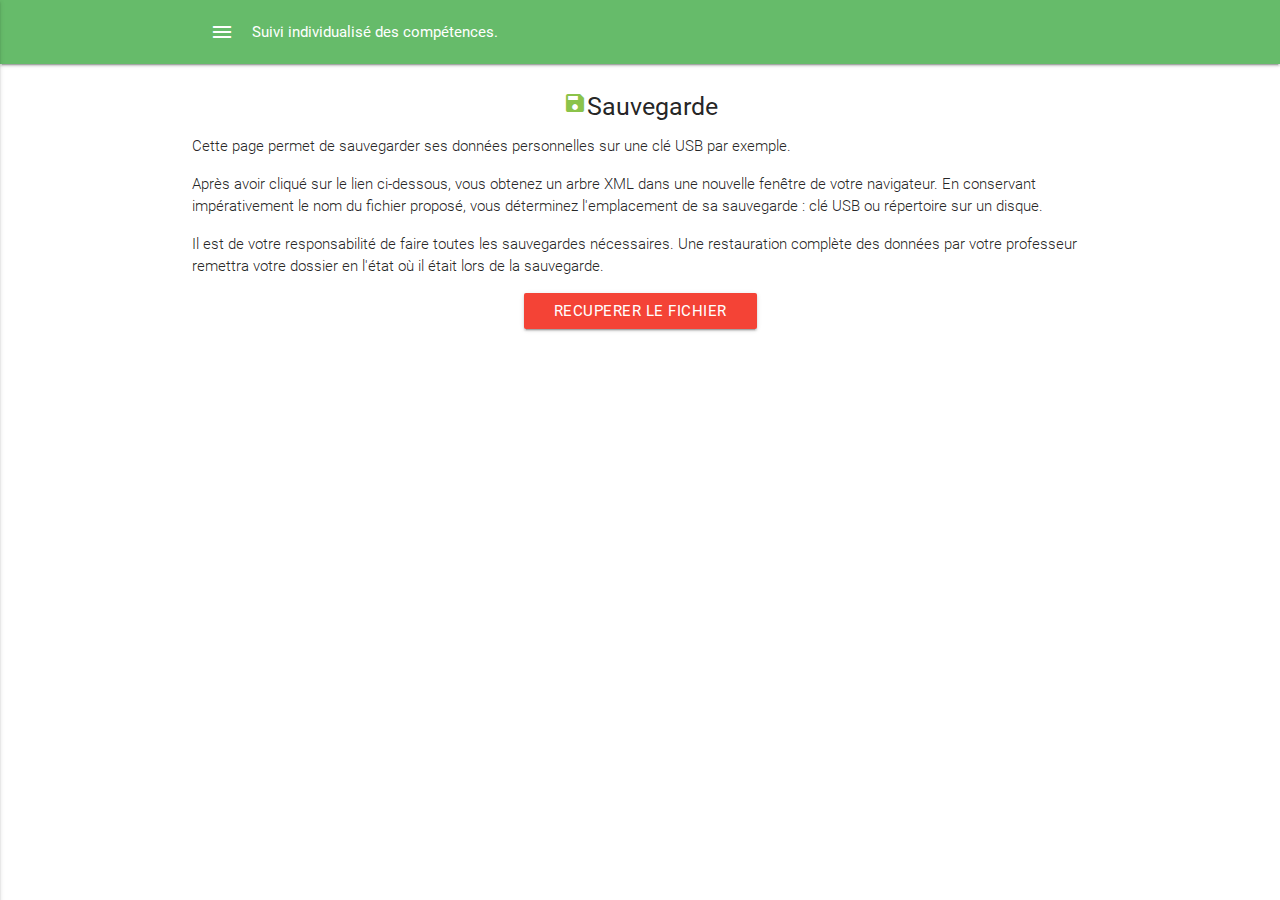
<file: sauvegarde.html>
<!DOCTYPE html>
<html lang="en">
<head>
  <meta http-equiv="Content-Type" content="text/html; charset=UTF-8"/>
  <meta name="viewport" content="width=device-width, initial-scale=1, maximum-scale=1.0"/>
  <title>Suivi individualisé des compétences</title>

  <!-- CSS  -->
  <link href="https://fonts.googleapis.com/icon?family=Material+Icons" rel="stylesheet">
  <link href="css/materialize.min.css" type="text/css" rel="stylesheet" media="screen,projection"/>
  <link href="css/style.css" type="text/css" rel="stylesheet" media="screen,projection"/>
</head>
<body>
<header>
  <nav class="green lighten-1" role="navigation">
    <div class="nav-wrapper container"><a id="logo-container" href="#" class="center">Suivi individualisé des compétences.</a>
      <ul id="nav-mobile" class="side-nav">
      <li><a href="espace_etudiant.html" class="waves-effect waves-blue"><i class="green-text material-icons">home</i>Espace Etudiant</a></li>
      <li><div class="divider"></a></li>
      <li><a href="#" class="waves-effect waves-blue"><i class="green-text material-icons">help</i>Situation professionnelle</a></li>
      <li><a href="nouvelle_situation.html" class="waves-effect waves-teal">Nouvelle situation</a></li>
      <li><a href="gestion_situation.html" class="waves-effect waves-teal">Gestion situations</a></li>
      <li><div class="divider"></a></li>
      <li><a href="synthese.html" class="waves-effect waves-blue"><i class="green-text material-icons">help</i>Synthèse</a></li>
      <li><a href="bilan_individuel.html" class="waves-effect waves-teal">Bilan individuel</a></li>
      <li><a href="#" class="waves-effect waves-teal">Tableau de synthèse</a></li>
      <li><div class="divider"></a></li>
      <li><a href="#" class="waves-effect waves-blue"><i class="green-text material-icons">help</i>Divers</a></li>
      <li class="active light-green"><a href="sauvegarde.html" class="waves-effect waves-teal">Sauvegarde</a></li>
      <li><a href="parametre.html" class="waves-effect waves-teal">Paramètres</a></li>
      <li><a href="#" class="waves-effect waves-teal"><i class="green-text material-icons">feedback</i>Contact administrateur</a></li>
      </ul>
      <a href="#" data-activates="nav-mobile" class="button-collapse show-on-large"><i class="material-icons">menu</i></a>
    </div>
  </nav>
</header>
<main>
  <div class="container">
    <div class="section">
      <div class="row">
        <div class="col s12">
          <h5 class="center ligh-green-text"><i class="light-green-text material-icons">save</i>Sauvegarde</h5>
            <p class="light">Cette page permet de sauvegarder ses données personnelles sur une clé USB par exemple.</p>
            <p class="light">Après avoir cliqué sur le lien ci-dessous, vous obtenez un arbre XML dans une nouvelle fenêtre de votre navigateur. En conservant impérativement le nom du fichier proposé, vous déterminez l'emplacement de sa sauvegarde : clé USB ou répertoire sur un disque.</p>
            <p class="light">Il est de votre responsabilité de faire toutes les sauvegardes nécessaires. Une restauration complète des données par votre professeur remettra votre dossier en l'état où il était lors de la sauvegarde.</p>
            <p class="light-white-text center-align"><a class="btn waves-effect waves-light red">Recuperer le fichier</a></p>
        </div>
      </div>
    </div>
  </div>
</main>
<script src="./js/jquery-3.2.1.min.js"></script>
<script src="./js/materialize.min.js"></script>
<script src="./js/app.js"></script>
</body>
</html>
</file>
<file: css/style.css>
/*
body
{
   width: 1100px;
   margin: auto;
   margin-top: 0px;
   margin-bottom: 10px;
}

input
{
  font-size: small;
  font-family: "Comic Sans MS";
  color : #404040;
}

select
{
  font-size: small;
  color : #404040;
}

#bandeau
{
   width: 1100px;
   height: 100px;
   background-color: #96FF96;
   background-image: url("images/bandeau.png");
   background-repeat: no-repeat;
   background-position: right;
   margin-bottom: 5px;
   border: thin rgb(128,128,128) solid;
}

#qui
{
   width: 150px;
   height: 40px;
   margin-top: 20px;
   margin-left: 10px;
   font-family: "Comic Sans MS";
   font-size: small;
   font-weight: bold;
   color: #1B891B;
}

#left
{
   float: left;
   width: 190px;
}

.menuh
{
   background-color: rgb(150,255,150);
   padding: 1px;
   margin-bottom: 5px;
   border: thin rgb(0,153,0) solid ;
}

.menuh h4
{
   color: rgb(20,20,90);
   text-align: center;
   font-family: "Geneva", "Arial", "Helvetica", "san-serif";
   font-size: small;
}

.menu
{
   background-color: #CBF9CB;
   background-repeat: repeat-x;
   border: thin rgb(20,20,90) solid;
   padding: 2px;
   margin-bottom: 5px;
   font-family: "Geneva", "Arial", "Helvetica", "san-serif";
   font-size: small;
}

.menu h4
{
   color: rgb(100,100,100);
   text-align: center;
   padding: 10px;
   //background-color: rgb(255,204,153);
   background-image: url(images/fondsH4Menu.png);
   line-height: 0.4;
}

.menu p
{
   color: rgb(150,150,150);

}

.menu ul
{
   list-style-image: url("images/puce.png");
   padding: 0px;
   padding-left: 20px;
   margin: 0px;
   margin-bottom: 5px;
}


.menu a
{
   color: #808080;
}

.menu a:hover
{
   background-color: #A7D9A7;
   color: black;
}

.auth
{
  font-size: small;
  color: rgb(104,104,104);
}

.centrer{
  text-align: center;
}

#corps
{
   margin-left: 200px;
   margin-bottom: 20px;
   padding: 5px;
   color: #404040;
   background-color: #FBFBEE;
   background-repeat: no-repeat;
   background-attachment: scroll;
   background-position: center center;
}

#corps h1
{
   color: #888888;
   text-align: center;
   font-family: Arial, "Arial Black", "Times New Roman", Times, serif;
}

#corps h2
{
   font-size: large;
   padding-left: 30px;
   color: #B0B0B0;
   text-align: left;
   font-family: Arial, "Arial Black", "Times New Roman", Times, serif;
}

#corps h3
{
   font-size: medium;
   padding-left: 50px;
   color: #B0B0B0;
   text-align: left;
   font-family: Arial, "Arial Black", "Times New Roman", Times, serif;
}


#descr
{
   font-size: medium;
   padding-left: 60px;
   color: #840400;
   text-align: left;
   font-family: Arial, "Arial Black", "Times New Roman", Times, serif;
}

.entete
{
  font-weight: bold;
}

#corps table
{
  font-family: "Geneva", "Arial", "Helvetica", "san-serif";
  font-size: small;
  margin: auto;
  table-layout: auto;
  width: 80%;
}

#corps table.pilote
{
  font-family: "Geneva", "Arial", "Helvetica", "san-serif";
  font-size: small;
  //margin: auto auto auto 50;
  margin-left: 80px;
  table-layout: auto;
  width: auto;
}

#corps table.pilote td
{
  border: 1px rgb(123,123,123) solid
}

#corps table.pilote a
{
  text-decoration: none;
}

#messavert p
{
  font-family: "Geneva", "Arial", "Helvetica", "san-serif";
  font-size: x-small;
  text-align: center;
  color: Red;
}

#situtete
{
  font-family: Arial;
  font-size: small;
  color: Red;
}

#situtexte
{
  font-family: "Comic Sans MS";
  font-size: small;
  color: Red;
  font-weight: bold;
}

#corps p
{
   font-family: "Geneva", "Arial", "Helvetica", "san-serif";
   font-size : small;
}



#navlist
{
padding: 3px 0;
margin-left: 0;
border-bottom: 1px solid #778;
font: bold 12px Verdana, sans-serif;
}

#navlist li
{
list-style: none;
margin: 0;
display: inline;
}

#navlist li a
{
padding: 3px 0.5em;
margin-left: 3px;
border: 1px solid #778;
border-bottom: none;
background: #f0f0f0;
text-decoration: none;
}

#navlist li a:link { color: #448; }
#navlist li a:visited { color: #667; }

#navlist li a:hover
{
color: #000;
background: #9A8F92;
border-color: #227;
}

#navlist li a#current
{
background: white;
border-bottom: 1px solid white;
}

.obl
{
  font-style: italic;
  color: rgb(0,0,200);
}

.bleudroit{
  font-style: italic;
  color: rgb(0,0,200);
  text-align: right;
}

.ouinote{
  color: rgb(65,200,0);
  font-weight: bold;
}

.trp0
{
 background-color: rgb(240,255,255);
}

.tri0
{
 background-color: rgb(255,240,255);
}

.trp1
{
 background-color: rgb(225,255,255);
}

.tri1
{
 background-color: rgb(255,225,255);
}

.oblig
{
  color: rgb(255,0,0);
}

.td1
{
 background-color: rgb(210,210,210);
}

.td2
{
 background-color: rgb(230,230,230);
}

.td3
{
 background-color: rgb(250,250,250);
}

.itd1
{
 background-color: rgb(219,219,219);
 font-style: italic;
}

.itd2
{
  font-style: italic;
  background-color: rgb(240,240,240);
}

.rouge
{
  color: rgb(255,0,0);
}

.vert
{
  color: rgb(0,200,0);
}

.popref{
  position:absolute;
  visibility:hidden;
  z-index:2;
  background-color: rgb(237,177,123);
  font-family:Verdana;
  font-size:8pt;
  padding:3px;
  text-align:left;
  border:1px solid black;"
}

.nbevalR{
  color: rgb(237,0,0);
}

.nbevalV{
  color: rgb(0,153,0);
}

.nbevalO{
  color: rgb(237,153,0);
}

.descr{
  margin-left: 5px;
  font-family:Verdana;
  font-size:10pt;
}

.part{
  margin-left: 30px;
  font-family:Verdana;
  font-size:8pt;
}

.tache{
  margin-left: 30px;
  font-family:Verdana;
  font-size:8pt;
}

.haut10{
position:relative; top:-30px; left:0px;
}

.bas10{
position:relative; top:-20px; left:0px;
}


.titre
{
  font-size:small;
  margin-left: 40px;
  margin-top: 10px
}

.libelle
{
  font-size:small;
  margin-left: 10px;
  margin-top: 50px;
  width: 150px;
}

.listeder
{
  margin-left: 160px;
  margin-top: -60px;
}

.libellebas
{
  font-size:small;
  margin-left: 10px;
  margin-top: 20px;
  width: 150px;
}

.champtexte
{
  margin-left: 160px;
  margin-top: -20px;
}

.champtexteb
{
  margin-left: 160px;
  margin-top: -35px;
}

.btnsuppr
{
  margin-left: 250px;
}
.activ
{
  font-size:medium;
  margin-left: 10px;
  margin-top: 10px;
  width: 800px;
}

.comp
{
  font-size:small;
  margin-left: 40px;
  margin-top: 5px;
  width: 770px;
}

.libder
{
  font-size:small;
  margin-left: 20px;
  width: 90px;
}
.libdersb
{
  font-size:small;
  margin-left: 0px;
  width: 90px;
}
.dtes
{
  font-size:small;
  margin-top:10px;
  margin-left: 160px;
  margin-bottom:10px;
  width: 700px;
}
*/

/* LOGIN */

html {
  min-height: 100%;
  font-family: "Roboto", sans-serif;
}

.title {
  text-transform: uppercase;
  text-align: center;
  margin-bottom: 30px;
  color: #FF8F00;
  font-weight: 300;
  font-size: 24px;
  letter-spacing: 1px;
}

.description {
  text-align: center;
  color: #666;
  margin-bottom: 30px;
}

input[type="password"],
input[type="email"] {
  padding: 10px 20px;
  border: 1px solid #999;
  border-radius: 3px;
  display: block;
  width: 100%;
  margin-bottom: 20px;
  box-sizing: border-box;
  outline: none;
}
input[type="password"]:focus,
input[type="email"]:focus {
  border-color: #FF6F00;
}

label {
  margin-bottom: 20px;
  display: block;
  font-size: 18px;
  color: #666;
  border-top: 1px solid #ddd;
  border-bottom: 1px solid #ddd;
  padding: 20px 0;
  cursor: pointer;
}
label:first-child {
  margin-bottom: 0;
  border-bottom: none;
}

.button {
  padding: 10px 20px;
  border-radius: 3px;
  background: #FF6F00;
  color: white;
  text-transform: uppercase;
  letter-spacing: 1px;
  display: inline-block;
  cursor: pointer;
}
.button:hover {
  background: #e66400;
}
.button.rerun-button{
  border: 1px solid rgba(255, 255, 255, 0.6);
  margin-bottom: 50px;
  box-shadow: 0px 10px 15px -6px rgba(0, 0, 0, 0.2);
  display: none;
}

.text-center {
  text-align: center;
}

.modal-wrap {
  max-width: 600px;
  margin: 50px auto;
}

.modal-header {
  height: 45px;
  background: white;
  border-bottom: 1px solid #ccc;
  display: -webkit-box;
  display: -ms-flexbox;
  display: flex;
  -webkit-box-pack: center;
      -ms-flex-pack: center;
          justify-content: center;
  -webkit-box-align: center;
      -ms-flex-align: center;
          align-items: center;
}
.modal-header span {
  display: block;
  height: 12px;
  width: 12px;
  margin: 5px;
  border-radius: 50%;
  background: rgba(0, 0, 0, 0.2);
}
.modal-header span.is-active {
  background: rgba(0, 0, 0, 0.4);
  background: #FF8F00;
}

.modal-bodies {
  position: relative;
  -webkit-perspective: 1000px;
          perspective: 1000px;
}

.modal-body {
  background: white;
  padding: 40px 100px;
  box-shadow: 0px 50px 30px -30px rgba(0, 0, 0, 0.3);
  margin-bottom: 50px;
  position: absolute;
  top: 0;
  display: none;
  box-sizing: border-box;
  width: 100%;
  -webkit-transform-origin: top left;
          transform-origin: top left;
}
.modal-body.is-showing {
  display: block;
}

.is-inactive {
  visibility: hidden;
}
</file>
